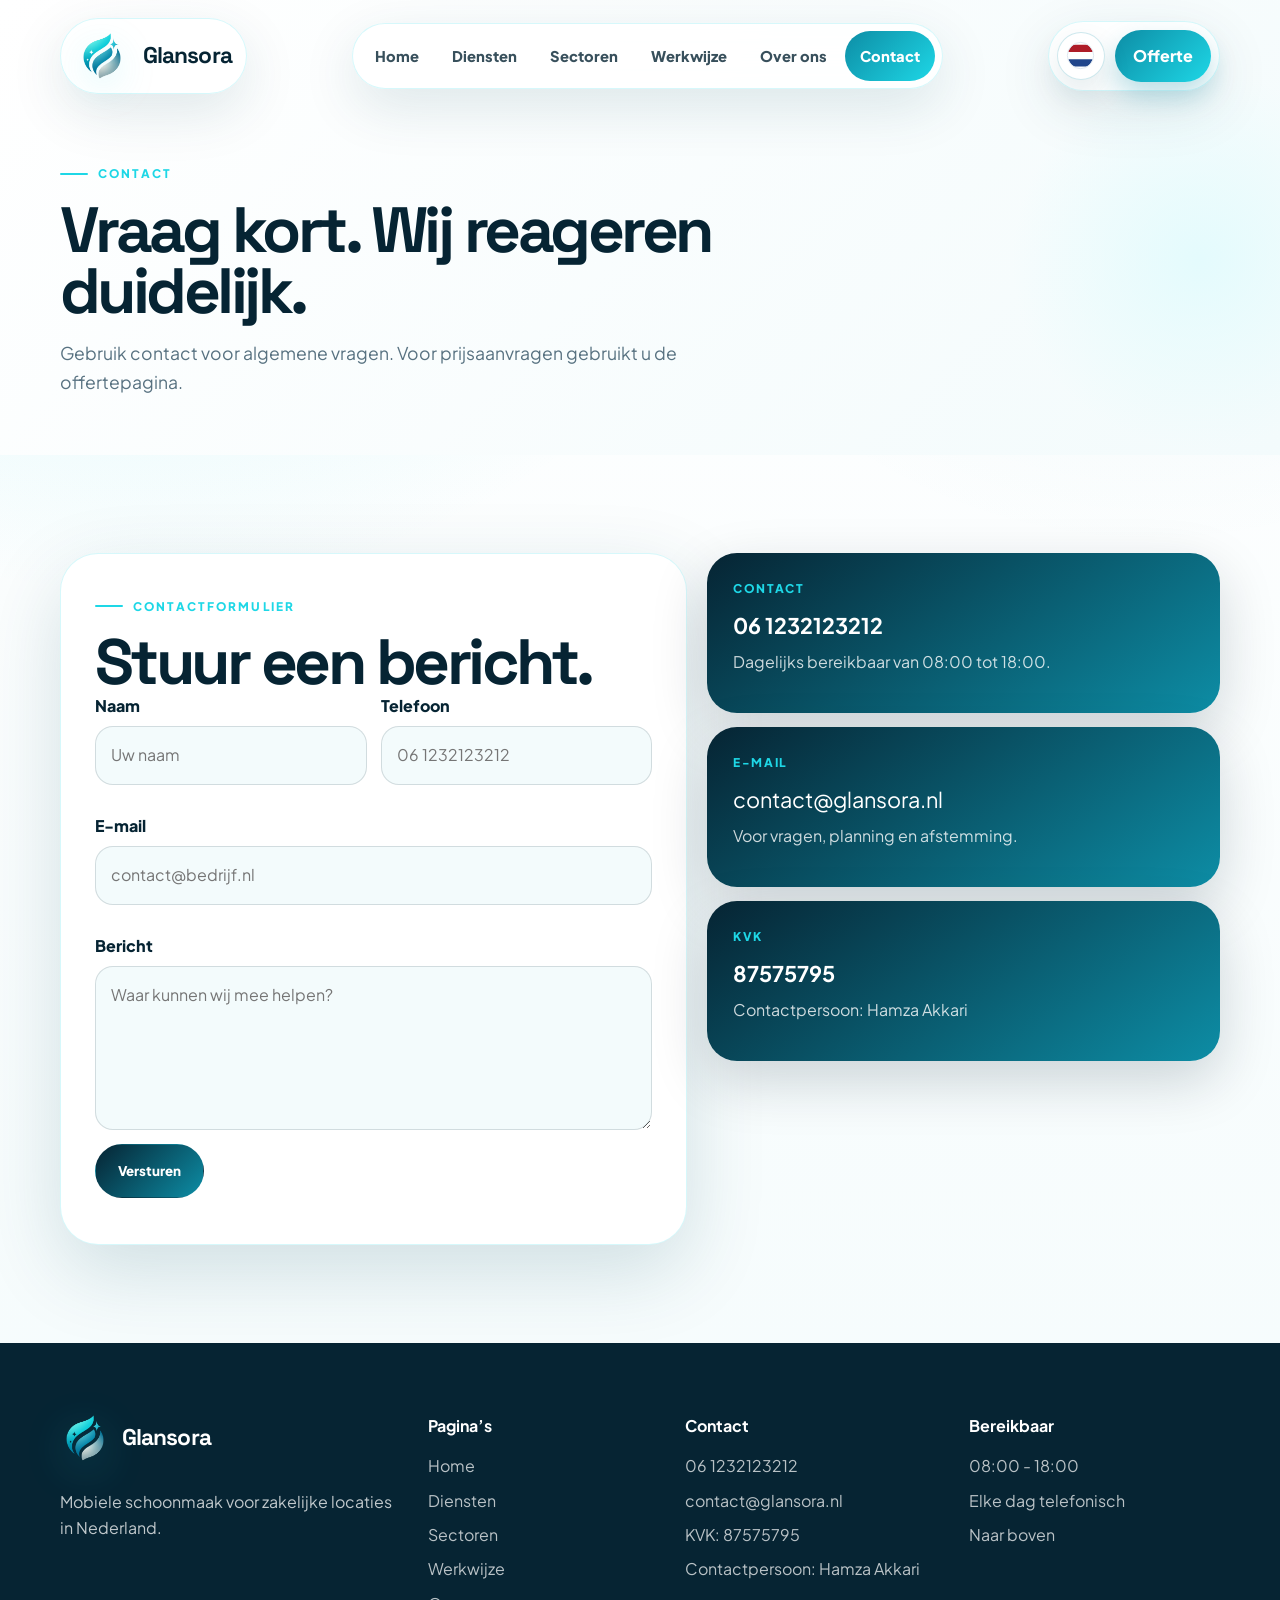
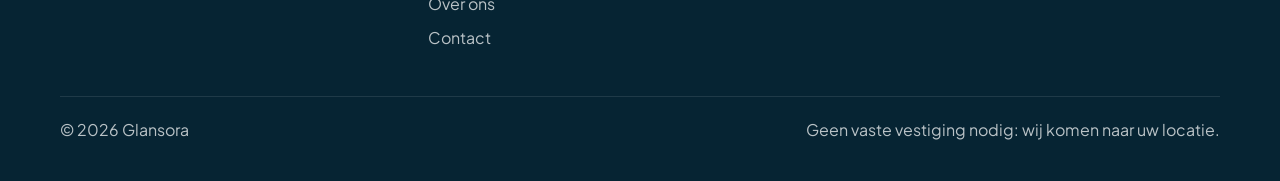
<file: contact.html>
<!doctype html>
<html lang="nl">
<head>
  <meta charset="UTF-8">
  <meta name="viewport" content="width=device-width, initial-scale=1.0">
  <title>Contact | Glansora</title>
  <meta name="description" content="Neem contact op met Glansora voor zakelijke schoonmaak in Nederland.">
  <link rel="icon" href="favicon.png" type="image/png">
  <link rel="preconnect" href="https://fonts.googleapis.com">
  <link rel="preconnect" href="https://fonts.gstatic.com" crossorigin>
  <link href="https://fonts.googleapis.com/css2?family=Plus+Jakarta+Sans:wght@400;500;700;800;900&family=Space+Grotesk:wght@600;700;800&display=swap" rel="stylesheet">
  <link rel="stylesheet" href="style.css">
</head>
<body id="top">
<a class="skip" href="#main" data-nl="Naar inhoud" data-en="Skip to content" data-ar="تخطي إلى المحتوى">Naar inhoud</a>
<header class="site-header">
  <div class="container nav-shell">
    <a class="brand-card" href="index.html" aria-label="Glansora home">
      <span class="brand-mark" aria-hidden="true"><img src="glansora-logo.png" alt=""></span><span class="brand-name">Glansora</span>
    </a>
    <nav class="nav-card" id="navCard" aria-label="Hoofdnavigatie">
      <ul class="nav-links">
        <li><a class="" href="index.html" data-nl="Home" data-en="Home" data-ar="الرئيسية">Home</a></li>
<li><a class="" href="diensten.html" data-nl="Diensten" data-en="Services" data-ar="الخدمات">Diensten</a></li>
<li><a class="" href="sectoren.html" data-nl="Sectoren" data-en="Sectors" data-ar="القطاعات">Sectoren</a></li>
<li><a class="" href="werkwijze.html" data-nl="Werkwijze" data-en="Process" data-ar="طريقة العمل">Werkwijze</a></li>
<li><a class="" href="over-ons.html" data-nl="Over ons" data-en="About" data-ar="من نحن">Over ons</a></li>
<li><a class="active" href="contact.html" data-nl="Contact" data-en="Contact" data-ar="تواصل">Contact</a></li>

      </ul>
    </nav>
    <div class="quote-card">
      <div class="language">
        <button class="language-toggle" id="languageToggle" aria-label="Taal kiezen"><img id="languageFlag" src="nlflag.svg" alt="Nederlands"></button>
        <div class="language-menu" id="languageMenu">
          <button class="language-option" data-lang="nl"><img src="nlflag.svg" alt="Nederlands">Nederlands</button>
          <button class="language-option" data-lang="en"><img src="uk.svg" alt="English">English</button>
          <button class="language-option" data-lang="ar"><img src="arflag.svg" alt="العربية">العربية</button>
        </div>
      </div>
      <a class="quote-link" href="offerte.html" data-nl="Offerte" data-en="Quote" data-ar="عرض سعر">Offerte</a>
      <button class="menu-toggle" id="menuToggle" aria-label="Menu"><span></span><span></span><span></span></button>
    </div>
  </div>
</header>
<main id="main">
<section class="page-hero"><div class="container reveal"><p class="eyebrow" data-nl="Contact" data-en="Contact" data-ar="تواصل">Contact</p><h1 class="page-title" data-nl="Vraag kort. Wij reageren duidelijk." data-en="Ask briefly. We respond clearly." data-ar="اسأل باختصار. نرد بوضوح.">Vraag kort. Wij reageren duidelijk.</h1><p class="page-lead" data-nl="Gebruik contact voor algemene vragen. Voor prijsaanvragen gebruikt u de offertepagina." data-en="Use contact for general questions. For pricing, use the quote page." data-ar="استخدم صفحة التواصل للأسئلة العامة. لطلب السعر استخدم صفحة العرض.">Gebruik contact voor algemene vragen. Voor prijsaanvragen gebruikt u de offertepagina.</p></div></section>
<section class="section"><div class="container contact-layout"><div class="form-panel reveal"><p class="eyebrow" data-nl="Contactformulier" data-en="Contact form" data-ar="نموذج التواصل">Contactformulier</p><h2 class="big-title" data-nl="Stuur een bericht." data-en="Send a message." data-ar="أرسل رسالة.">Stuur een bericht.</h2><form data-web3forms action="https://api.web3forms.com/submit" method="POST"><input type="hidden" name="access_key" value="YOUR_CONTACT_WEB3FORMS_KEY"><input type="hidden" name="subject" value="Nieuw contactbericht via Glansora"><input type="checkbox" name="botcheck" style="display:none"><div class="form-grid"><div class="field"><label data-nl="Naam" data-en="Name" data-ar="الاسم">Naam</label><input name="Naam" required data-nl-placeholder="Uw naam" data-en-placeholder="Your name" data-ar-placeholder="اسمك" placeholder="Uw naam"></div><div class="field"><label data-nl="Telefoon" data-en="Phone" data-ar="الهاتف">Telefoon</label><input name="Telefoonnummer" type="tel" required placeholder="06 1232123212"></div><div class="field full"><label data-nl="E-mail" data-en="Email" data-ar="البريد الإلكتروني">E-mail</label><input name="email" type="email" required placeholder="contact@bedrijf.nl"></div><div class="field full"><label data-nl="Bericht" data-en="Message" data-ar="الرسالة">Bericht</label><textarea name="Bericht" rows="5" required data-nl-placeholder="Waar kunnen wij mee helpen?" data-en-placeholder="How can we help?" data-ar-placeholder="كيف يمكننا مساعدتك؟" placeholder="Waar kunnen wij mee helpen?"></textarea></div></div><button class="btn btn-dark" type="submit" data-nl="Versturen" data-en="Send" data-ar="إرسال">Versturen</button><p class="form-message" aria-live="polite"></p></form></div><aside class="info-stack reveal"><div class="info-box"><span>Contact</span><strong>06 1232123212</strong><p data-nl="Dagelijks bereikbaar van 08:00 tot 18:00." data-en="Available daily from 08:00 to 18:00." data-ar="متاح يومياً من 08:00 إلى 18:00.">Dagelijks bereikbaar van 08:00 tot 18:00.</p></div><div class="info-box"><span>E-mail</span><a href="mailto:contact@glansora.nl">contact@glansora.nl</a><p data-nl="Voor vragen, planning en afstemming." data-en="For questions, planning and alignment." data-ar="للأسئلة والتخطيط والتنسيق.">Voor vragen, planning en afstemming.</p></div><div class="info-box"><span>KvK</span><strong>87575795</strong><p data-nl="Contactpersoon: Hamza Akkari" data-en="Contact person: Hamza Akkari" data-ar="مسؤول التواصل: Hamza Akkari">Contactpersoon: Hamza Akkari</p></div></aside></div></section>
</main>
<footer class="footer">
  <div class="container">
    <div class="footer-grid">
      <div>
        <a class="brand-card" href="index.html"><span class="brand-mark" aria-hidden="true"><img src="glansora-logo.png" alt=""></span><span class="brand-name">Glansora</span></a>
        <p data-nl="Mobiele schoonmaak voor zakelijke locaties in Nederland." data-en="Mobile cleaning for business locations in the Netherlands." data-ar="تنظيف متنقل للمواقع التجارية في هولندا.">Mobiele schoonmaak voor zakelijke locaties in Nederland.</p>
      </div>
      <div>
        <h4 data-nl="Pagina’s" data-en="Pages" data-ar="الصفحات">Pagina’s</h4>
        <a href="index.html" data-nl="Home" data-en="Home" data-ar="الرئيسية">Home</a>
<a href="diensten.html" data-nl="Diensten" data-en="Services" data-ar="الخدمات">Diensten</a>
<a href="sectoren.html" data-nl="Sectoren" data-en="Sectors" data-ar="القطاعات">Sectoren</a>
<a href="werkwijze.html" data-nl="Werkwijze" data-en="Process" data-ar="طريقة العمل">Werkwijze</a>
<a href="over-ons.html" data-nl="Over ons" data-en="About" data-ar="من نحن">Over ons</a>
<a href="contact.html" data-nl="Contact" data-en="Contact" data-ar="تواصل">Contact</a>

      </div>
      <div>
        <h4 data-nl="Contact" data-en="Contact" data-ar="تواصل">Contact</h4>
        <span>06 1232123212</span>
        <span>contact@glansora.nl</span>
        <span>KVK: 87575795</span>
        <span data-nl="Contactpersoon: Hamza Akkari" data-en="Contact person: Hamza Akkari" data-ar="مسؤول التواصل: Hamza Akkari">Contactpersoon: Hamza Akkari</span>
      </div>
      <div>
        <h4 data-nl="Bereikbaar" data-en="Available" data-ar="متاح">Bereikbaar</h4>
        <span>08:00 - 18:00</span>
        <span data-nl="Elke dag telefonisch" data-en="By phone every day" data-ar="هاتفياً كل يوم">Elke dag telefonisch</span>
        <a href="#top" data-nl="Naar boven" data-en="Back to top" data-ar="إلى الأعلى">Naar boven</a>
      </div>
    </div>
    <div class="footer-bottom"><span>© 2026 Glansora</span><span data-nl="Geen vaste vestiging nodig: wij komen naar uw locatie." data-en="No fixed branch needed: we come to your location." data-ar="لا حاجة لمقر ثابت: نأتي إلى موقعك.">Geen vaste vestiging nodig: wij komen naar uw locatie.</span></div>
  </div>
</footer>
<script src="main.js"></script>
</body>
</html>
</file>
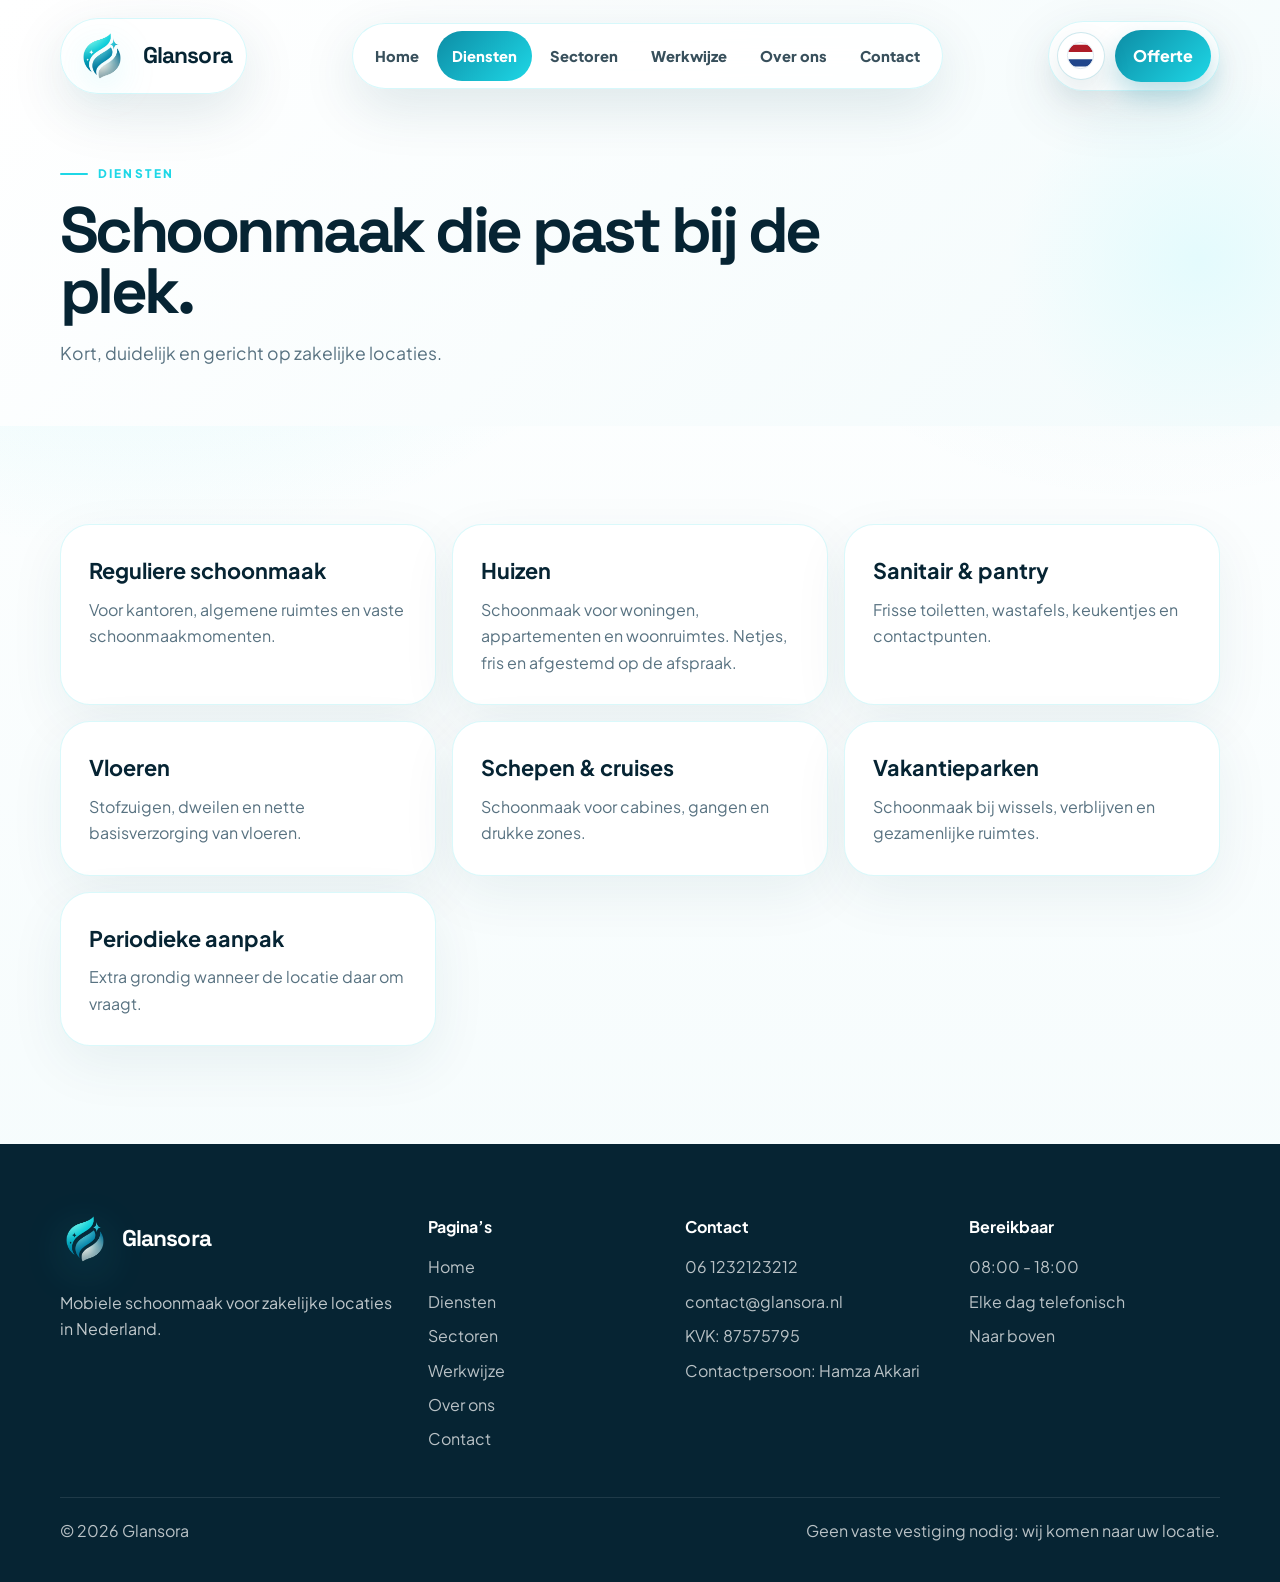
<file: diensten.html>
<!doctype html>
<html lang="nl">
<head>
  <meta charset="UTF-8">
  <meta name="viewport" content="width=device-width, initial-scale=1.0">
  <title>Diensten | Glansora</title>
  <meta name="description" content="Bekijk de schoonmaakdiensten van Glansora voor zakelijke locaties.">
  <link rel="icon" href="favicon.png" type="image/png">
  <link rel="preconnect" href="https://fonts.googleapis.com">
  <link rel="preconnect" href="https://fonts.gstatic.com" crossorigin>
  <link href="https://fonts.googleapis.com/css2?family=Plus+Jakarta+Sans:wght@400;500;700;800;900&family=Space+Grotesk:wght@600;700;800&display=swap" rel="stylesheet">
  <link rel="stylesheet" href="style.css">
</head>
<body id="top">
<a class="skip" href="#main" data-nl="Naar inhoud" data-en="Skip to content" data-ar="تخطي إلى المحتوى">Naar inhoud</a>
<header class="site-header">
  <div class="container nav-shell">
    <a class="brand-card" href="index.html" aria-label="Glansora home">
      <span class="brand-mark" aria-hidden="true"><img src="glansora-logo.png" alt=""></span><span class="brand-name">Glansora</span>
    </a>
    <nav class="nav-card" id="navCard" aria-label="Hoofdnavigatie">
      <ul class="nav-links">
        <li><a class="" href="index.html" data-nl="Home" data-en="Home" data-ar="الرئيسية">Home</a></li>
<li><a class="active" href="diensten.html" data-nl="Diensten" data-en="Services" data-ar="الخدمات">Diensten</a></li>
<li><a class="" href="sectoren.html" data-nl="Sectoren" data-en="Sectors" data-ar="القطاعات">Sectoren</a></li>
<li><a class="" href="werkwijze.html" data-nl="Werkwijze" data-en="Process" data-ar="طريقة العمل">Werkwijze</a></li>
<li><a class="" href="over-ons.html" data-nl="Over ons" data-en="About" data-ar="من نحن">Over ons</a></li>
<li><a class="" href="contact.html" data-nl="Contact" data-en="Contact" data-ar="تواصل">Contact</a></li>

      </ul>
    </nav>
    <div class="quote-card">
      <div class="language">
        <button class="language-toggle" id="languageToggle" aria-label="Taal kiezen"><img id="languageFlag" src="nlflag.svg" alt="Nederlands"></button>
        <div class="language-menu" id="languageMenu">
          <button class="language-option" data-lang="nl"><img src="nlflag.svg" alt="Nederlands">Nederlands</button>
          <button class="language-option" data-lang="en"><img src="uk.svg" alt="English">English</button>
          <button class="language-option" data-lang="ar"><img src="arflag.svg" alt="العربية">العربية</button>
        </div>
      </div>
      <a class="quote-link" href="offerte.html" data-nl="Offerte" data-en="Quote" data-ar="عرض سعر">Offerte</a>
      <button class="menu-toggle" id="menuToggle" aria-label="Menu"><span></span><span></span><span></span></button>
    </div>
  </div>
</header>
<main id="main">
<section class="page-hero"><div class="container reveal"><p class="eyebrow" data-nl="Diensten" data-en="Services" data-ar="الخدمات">Diensten</p><h1 class="page-title" data-nl="Schoonmaak die past bij de plek." data-en="Cleaning that fits the place." data-ar="تنظيف يناسب المكان.">Schoonmaak die past bij de plek.</h1><p class="page-lead" data-nl="Kort, duidelijk en gericht op zakelijke locaties." data-en="Short, clear and focused on business locations." data-ar="مختصر وواضح ومخصص للمواقع التجارية.">Kort, duidelijk en gericht op zakelijke locaties.</p></div></section>
<section class="section"><div class="container cards">
<article class="card reveal"><h3 data-nl="Reguliere schoonmaak" data-en="Regular cleaning" data-ar="تنظيف دوري">Reguliere schoonmaak</h3><p data-nl="Voor kantoren, algemene ruimtes en vaste schoonmaakmomenten." data-en="For offices, shared areas and fixed cleaning moments." data-ar="للمكاتب والمساحات المشتركة ومواعيد التنظيف الثابتة.">Voor kantoren, algemene ruimtes en vaste schoonmaakmomenten.</p></article>
<article class="card reveal"><h3 data-nl="Huizen" data-en="Homes" data-ar="المنازل">Huizen</h3><p data-nl="Schoonmaak voor woningen, appartementen en woonruimtes. Netjes, fris en afgestemd op de afspraak." data-en="Cleaning for houses, apartments and living spaces. Neat, fresh and planned clearly." data-ar="تنظيف المنازل والشقق ومساحات السكن. مرتب ومنعش حسب الاتفاق.">Schoonmaak voor woningen, appartementen en woonruimtes. Netjes, fris en afgestemd op de afspraak.</p></article>
<article class="card reveal"><h3 data-nl="Sanitair & pantry" data-en="Sanitary & pantry" data-ar="المرافق والمطابخ الصغيرة">Sanitair & pantry</h3><p data-nl="Frisse toiletten, wastafels, keukentjes en contactpunten." data-en="Fresh toilets, sinks, small kitchens and touchpoints." data-ar="دورات مياه ومغاسل ومطابخ صغيرة ونقاط لمس نظيفة.">Frisse toiletten, wastafels, keukentjes en contactpunten.</p></article>
<article class="card reveal"><h3 data-nl="Vloeren" data-en="Floors" data-ar="الأرضيات">Vloeren</h3><p data-nl="Stofzuigen, dweilen en nette basisverzorging van vloeren." data-en="Vacuuming, mopping and basic floor care." data-ar="كنس ومسح وعناية أساسية بالأرضيات.">Stofzuigen, dweilen en nette basisverzorging van vloeren.</p></article>
<article class="card reveal"><h3 data-nl="Schepen & cruises" data-en="Ships & cruises" data-ar="السفن والرحلات البحرية">Schepen & cruises</h3><p data-nl="Schoonmaak voor cabines, gangen en drukke zones." data-en="Cleaning for cabins, corridors and busy zones." data-ar="تنظيف الكبائن والممرات والمناطق المزدحمة.">Schoonmaak voor cabines, gangen en drukke zones.</p></article>
<article class="card reveal"><h3 data-nl="Vakantieparken" data-en="Holiday parks" data-ar="منتجعات العطلات">Vakantieparken</h3><p data-nl="Schoonmaak bij wissels, verblijven en gezamenlijke ruimtes." data-en="Cleaning for changeovers, stays and shared spaces." data-ar="تنظيف أثناء التبديل والوحدات والمساحات المشتركة.">Schoonmaak bij wissels, verblijven en gezamenlijke ruimtes.</p></article>
<article class="card reveal"><h3 data-nl="Periodieke aanpak" data-en="Periodic cleaning" data-ar="تنظيف دوري موسع">Periodieke aanpak</h3><p data-nl="Extra grondig wanneer de locatie daar om vraagt." data-en="Extra thorough when the location needs it." data-ar="تنظيف أعمق عندما يحتاج الموقع لذلك.">Extra grondig wanneer de locatie daar om vraagt.</p></article>
</div></section>
</main>
<footer class="footer">
  <div class="container">
    <div class="footer-grid">
      <div>
        <a class="brand-card" href="index.html"><span class="brand-mark" aria-hidden="true"><img src="glansora-logo.png" alt=""></span><span class="brand-name">Glansora</span></a>
        <p data-nl="Mobiele schoonmaak voor zakelijke locaties in Nederland." data-en="Mobile cleaning for business locations in the Netherlands." data-ar="تنظيف متنقل للمواقع التجارية في هولندا.">Mobiele schoonmaak voor zakelijke locaties in Nederland.</p>
      </div>
      <div>
        <h4 data-nl="Pagina’s" data-en="Pages" data-ar="الصفحات">Pagina’s</h4>
        <a href="index.html" data-nl="Home" data-en="Home" data-ar="الرئيسية">Home</a>
<a href="diensten.html" data-nl="Diensten" data-en="Services" data-ar="الخدمات">Diensten</a>
<a href="sectoren.html" data-nl="Sectoren" data-en="Sectors" data-ar="القطاعات">Sectoren</a>
<a href="werkwijze.html" data-nl="Werkwijze" data-en="Process" data-ar="طريقة العمل">Werkwijze</a>
<a href="over-ons.html" data-nl="Over ons" data-en="About" data-ar="من نحن">Over ons</a>
<a href="contact.html" data-nl="Contact" data-en="Contact" data-ar="تواصل">Contact</a>

      </div>
      <div>
        <h4 data-nl="Contact" data-en="Contact" data-ar="تواصل">Contact</h4>
        <span>06 1232123212</span>
        <span>contact@glansora.nl</span>
        <span>KVK: 87575795</span>
        <span data-nl="Contactpersoon: Hamza Akkari" data-en="Contact person: Hamza Akkari" data-ar="مسؤول التواصل: Hamza Akkari">Contactpersoon: Hamza Akkari</span>
      </div>
      <div>
        <h4 data-nl="Bereikbaar" data-en="Available" data-ar="متاح">Bereikbaar</h4>
        <span>08:00 - 18:00</span>
        <span data-nl="Elke dag telefonisch" data-en="By phone every day" data-ar="هاتفياً كل يوم">Elke dag telefonisch</span>
        <a href="#top" data-nl="Naar boven" data-en="Back to top" data-ar="إلى الأعلى">Naar boven</a>
      </div>
    </div>
    <div class="footer-bottom"><span>© 2026 Glansora</span><span data-nl="Geen vaste vestiging nodig: wij komen naar uw locatie." data-en="No fixed branch needed: we come to your location." data-ar="لا حاجة لمقر ثابت: نأتي إلى موقعك.">Geen vaste vestiging nodig: wij komen naar uw locatie.</span></div>
  </div>
</footer>
<script src="main.js"></script>
</body>
</html>
</file>
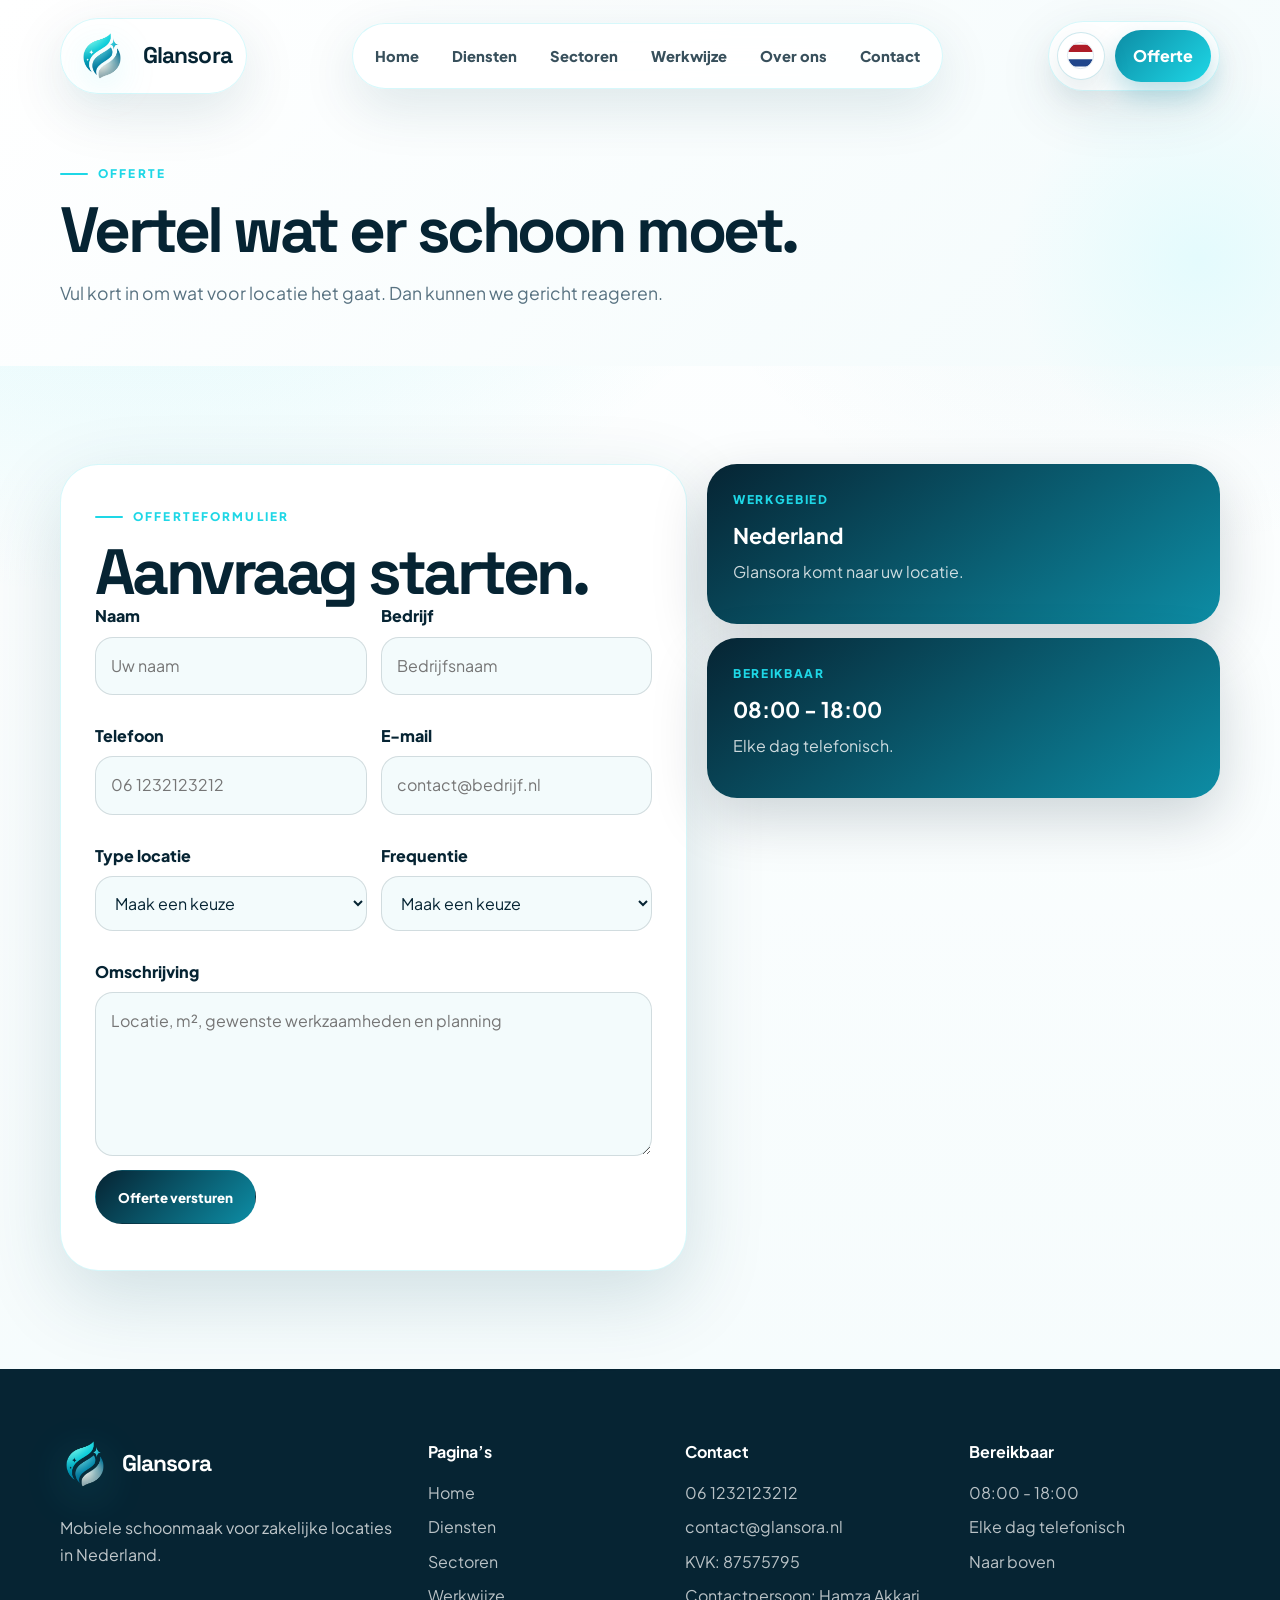
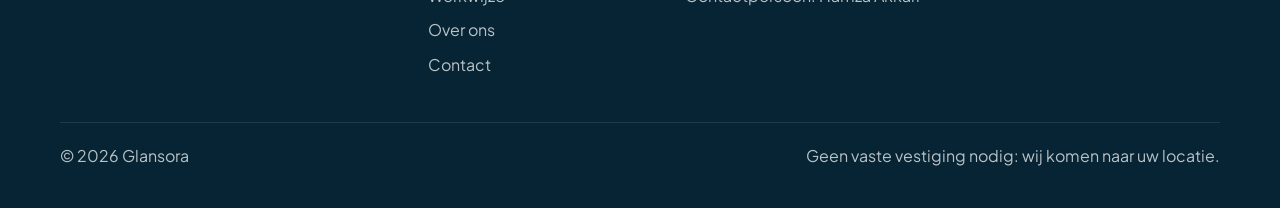
<file: offerte.html>
<!doctype html>
<html lang="nl">
<head>
  <meta charset="UTF-8">
  <meta name="viewport" content="width=device-width, initial-scale=1.0">
  <title>Offerte aanvragen | Glansora</title>
  <meta name="description" content="Vraag een offerte aan voor zakelijke schoonmaak op locatie.">
  <link rel="icon" href="favicon.png" type="image/png">
  <link rel="preconnect" href="https://fonts.googleapis.com">
  <link rel="preconnect" href="https://fonts.gstatic.com" crossorigin>
  <link href="https://fonts.googleapis.com/css2?family=Plus+Jakarta+Sans:wght@400;500;700;800;900&family=Space+Grotesk:wght@600;700;800&display=swap" rel="stylesheet">
  <link rel="stylesheet" href="style.css">
</head>
<body id="top">
<a class="skip" href="#main" data-nl="Naar inhoud" data-en="Skip to content" data-ar="تخطي إلى المحتوى">Naar inhoud</a>
<header class="site-header">
  <div class="container nav-shell">
    <a class="brand-card" href="index.html" aria-label="Glansora home">
      <span class="brand-mark" aria-hidden="true"><img src="glansora-logo.png" alt=""></span><span class="brand-name">Glansora</span>
    </a>
    <nav class="nav-card" id="navCard" aria-label="Hoofdnavigatie">
      <ul class="nav-links">
        <li><a class="" href="index.html" data-nl="Home" data-en="Home" data-ar="الرئيسية">Home</a></li>
<li><a class="" href="diensten.html" data-nl="Diensten" data-en="Services" data-ar="الخدمات">Diensten</a></li>
<li><a class="" href="sectoren.html" data-nl="Sectoren" data-en="Sectors" data-ar="القطاعات">Sectoren</a></li>
<li><a class="" href="werkwijze.html" data-nl="Werkwijze" data-en="Process" data-ar="طريقة العمل">Werkwijze</a></li>
<li><a class="" href="over-ons.html" data-nl="Over ons" data-en="About" data-ar="من نحن">Over ons</a></li>
<li><a class="" href="contact.html" data-nl="Contact" data-en="Contact" data-ar="تواصل">Contact</a></li>

      </ul>
    </nav>
    <div class="quote-card">
      <div class="language">
        <button class="language-toggle" id="languageToggle" aria-label="Taal kiezen"><img id="languageFlag" src="nlflag.svg" alt="Nederlands"></button>
        <div class="language-menu" id="languageMenu">
          <button class="language-option" data-lang="nl"><img src="nlflag.svg" alt="Nederlands">Nederlands</button>
          <button class="language-option" data-lang="en"><img src="uk.svg" alt="English">English</button>
          <button class="language-option" data-lang="ar"><img src="arflag.svg" alt="العربية">العربية</button>
        </div>
      </div>
      <a class="quote-link" href="offerte.html" data-nl="Offerte" data-en="Quote" data-ar="عرض سعر">Offerte</a>
      <button class="menu-toggle" id="menuToggle" aria-label="Menu"><span></span><span></span><span></span></button>
    </div>
  </div>
</header>
<main id="main">
<section class="page-hero"><div class="container reveal"><p class="eyebrow" data-nl="Offerte" data-en="Quote" data-ar="عرض سعر">Offerte</p><h1 class="page-title" data-nl="Vertel wat er schoon moet." data-en="Tell us what needs cleaning." data-ar="أخبرنا بما يحتاج إلى تنظيف.">Vertel wat er schoon moet.</h1><p class="page-lead" data-nl="Vul kort in om wat voor locatie het gaat. Dan kunnen we gericht reageren." data-en="Briefly tell us what type of location it is. Then we can respond clearly." data-ar="أخبرنا باختصار بنوع الموقع حتى نرد بوضوح.">Vul kort in om wat voor locatie het gaat. Dan kunnen we gericht reageren.</p></div></section>
<section class="section"><div class="container contact-layout"><div class="form-panel reveal"><p class="eyebrow" data-nl="Offerteformulier" data-en="Quote form" data-ar="نموذج عرض سعر">Offerteformulier</p><h2 class="big-title" data-nl="Aanvraag starten." data-en="Start request." data-ar="ابدأ الطلب.">Aanvraag starten.</h2><form data-web3forms action="https://api.web3forms.com/submit" method="POST"><input type="hidden" name="access_key" value="YOUR_OFFERTE_WEB3FORMS_KEY"><input type="hidden" name="subject" value="Nieuwe offerteaanvraag via Glansora"><input type="checkbox" name="botcheck" style="display:none"><div class="form-grid"><div class="field"><label data-nl="Naam" data-en="Name" data-ar="الاسم">Naam</label><input name="Naam" required placeholder="Uw naam"></div><div class="field"><label data-nl="Bedrijf" data-en="Company" data-ar="الشركة">Bedrijf</label><input name="Bedrijf" placeholder="Bedrijfsnaam"></div><div class="field"><label data-nl="Telefoon" data-en="Phone" data-ar="الهاتف">Telefoon</label><input name="Telefoonnummer" type="tel" required placeholder="06 1232123212"></div><div class="field"><label data-nl="E-mail" data-en="Email" data-ar="البريد الإلكتروني">E-mail</label><input name="email" type="email" required placeholder="contact@bedrijf.nl"></div><div class="field"><label data-nl="Type locatie" data-en="Location type" data-ar="نوع الموقع">Type locatie</label><select name="Type locatie" required><option value="" data-nl="Maak een keuze" data-en="Choose" data-ar="اختر">Maak een keuze</option><option>Bedrijfspand</option><option>Kantoor</option><option>Vakantiepark</option><option>Schip / cruise</option><option>Horeca</option><option>Anders</option></select></div><div class="field"><label data-nl="Frequentie" data-en="Frequency" data-ar="التكرار">Frequentie</label><select name="Frequentie" required><option value="" data-nl="Maak een keuze" data-en="Choose" data-ar="اختر">Maak een keuze</option><option>Eenmalig</option><option>Wekelijks</option><option>Meerdere keren per week</option><option>Periodiek</option><option>Nog niet bekend</option></select></div><div class="field full"><label data-nl="Omschrijving" data-en="Description" data-ar="الوصف">Omschrijving</label><textarea name="Omschrijving" rows="5" required placeholder="Locatie, m², gewenste werkzaamheden en planning"></textarea></div></div><button class="btn btn-dark" type="submit" data-nl="Offerte versturen" data-en="Send quote request" data-ar="إرسال طلب العرض">Offerte versturen</button><p class="form-message" aria-live="polite"></p></form></div><aside class="info-stack reveal"><div class="info-box"><span data-nl="Werkgebied" data-en="Area" data-ar="منطقة العمل">Werkgebied</span><strong data-nl="Nederland" data-en="Netherlands" data-ar="هولندا">Nederland</strong><p data-nl="Glansora komt naar uw locatie." data-en="Glansora comes to your location." data-ar="تأتي Glansora إلى موقعك.">Glansora komt naar uw locatie.</p></div><div class="info-box"><span data-nl="Bereikbaar" data-en="Available" data-ar="متاح">Bereikbaar</span><strong>08:00 - 18:00</strong><p data-nl="Elke dag telefonisch." data-en="By phone every day." data-ar="هاتفياً كل يوم.">Elke dag telefonisch.</p></div></aside></div></section>
</main>
<footer class="footer">
  <div class="container">
    <div class="footer-grid">
      <div>
        <a class="brand-card" href="index.html"><span class="brand-mark" aria-hidden="true"><img src="glansora-logo.png" alt=""></span><span class="brand-name">Glansora</span></a>
        <p data-nl="Mobiele schoonmaak voor zakelijke locaties in Nederland." data-en="Mobile cleaning for business locations in the Netherlands." data-ar="تنظيف متنقل للمواقع التجارية في هولندا.">Mobiele schoonmaak voor zakelijke locaties in Nederland.</p>
      </div>
      <div>
        <h4 data-nl="Pagina’s" data-en="Pages" data-ar="الصفحات">Pagina’s</h4>
        <a href="index.html" data-nl="Home" data-en="Home" data-ar="الرئيسية">Home</a>
<a href="diensten.html" data-nl="Diensten" data-en="Services" data-ar="الخدمات">Diensten</a>
<a href="sectoren.html" data-nl="Sectoren" data-en="Sectors" data-ar="القطاعات">Sectoren</a>
<a href="werkwijze.html" data-nl="Werkwijze" data-en="Process" data-ar="طريقة العمل">Werkwijze</a>
<a href="over-ons.html" data-nl="Over ons" data-en="About" data-ar="من نحن">Over ons</a>
<a href="contact.html" data-nl="Contact" data-en="Contact" data-ar="تواصل">Contact</a>

      </div>
      <div>
        <h4 data-nl="Contact" data-en="Contact" data-ar="تواصل">Contact</h4>
        <span>06 1232123212</span>
        <span>contact@glansora.nl</span>
        <span>KVK: 87575795</span>
        <span data-nl="Contactpersoon: Hamza Akkari" data-en="Contact person: Hamza Akkari" data-ar="مسؤول التواصل: Hamza Akkari">Contactpersoon: Hamza Akkari</span>
      </div>
      <div>
        <h4 data-nl="Bereikbaar" data-en="Available" data-ar="متاح">Bereikbaar</h4>
        <span>08:00 - 18:00</span>
        <span data-nl="Elke dag telefonisch" data-en="By phone every day" data-ar="هاتفياً كل يوم">Elke dag telefonisch</span>
        <a href="#top" data-nl="Naar boven" data-en="Back to top" data-ar="إلى الأعلى">Naar boven</a>
      </div>
    </div>
    <div class="footer-bottom"><span>© 2026 Glansora</span><span data-nl="Geen vaste vestiging nodig: wij komen naar uw locatie." data-en="No fixed branch needed: we come to your location." data-ar="لا حاجة لمقر ثابت: نأتي إلى موقعك.">Geen vaste vestiging nodig: wij komen naar uw locatie.</span></div>
  </div>
</footer>
<script src="main.js"></script>
</body>
</html>
</file>
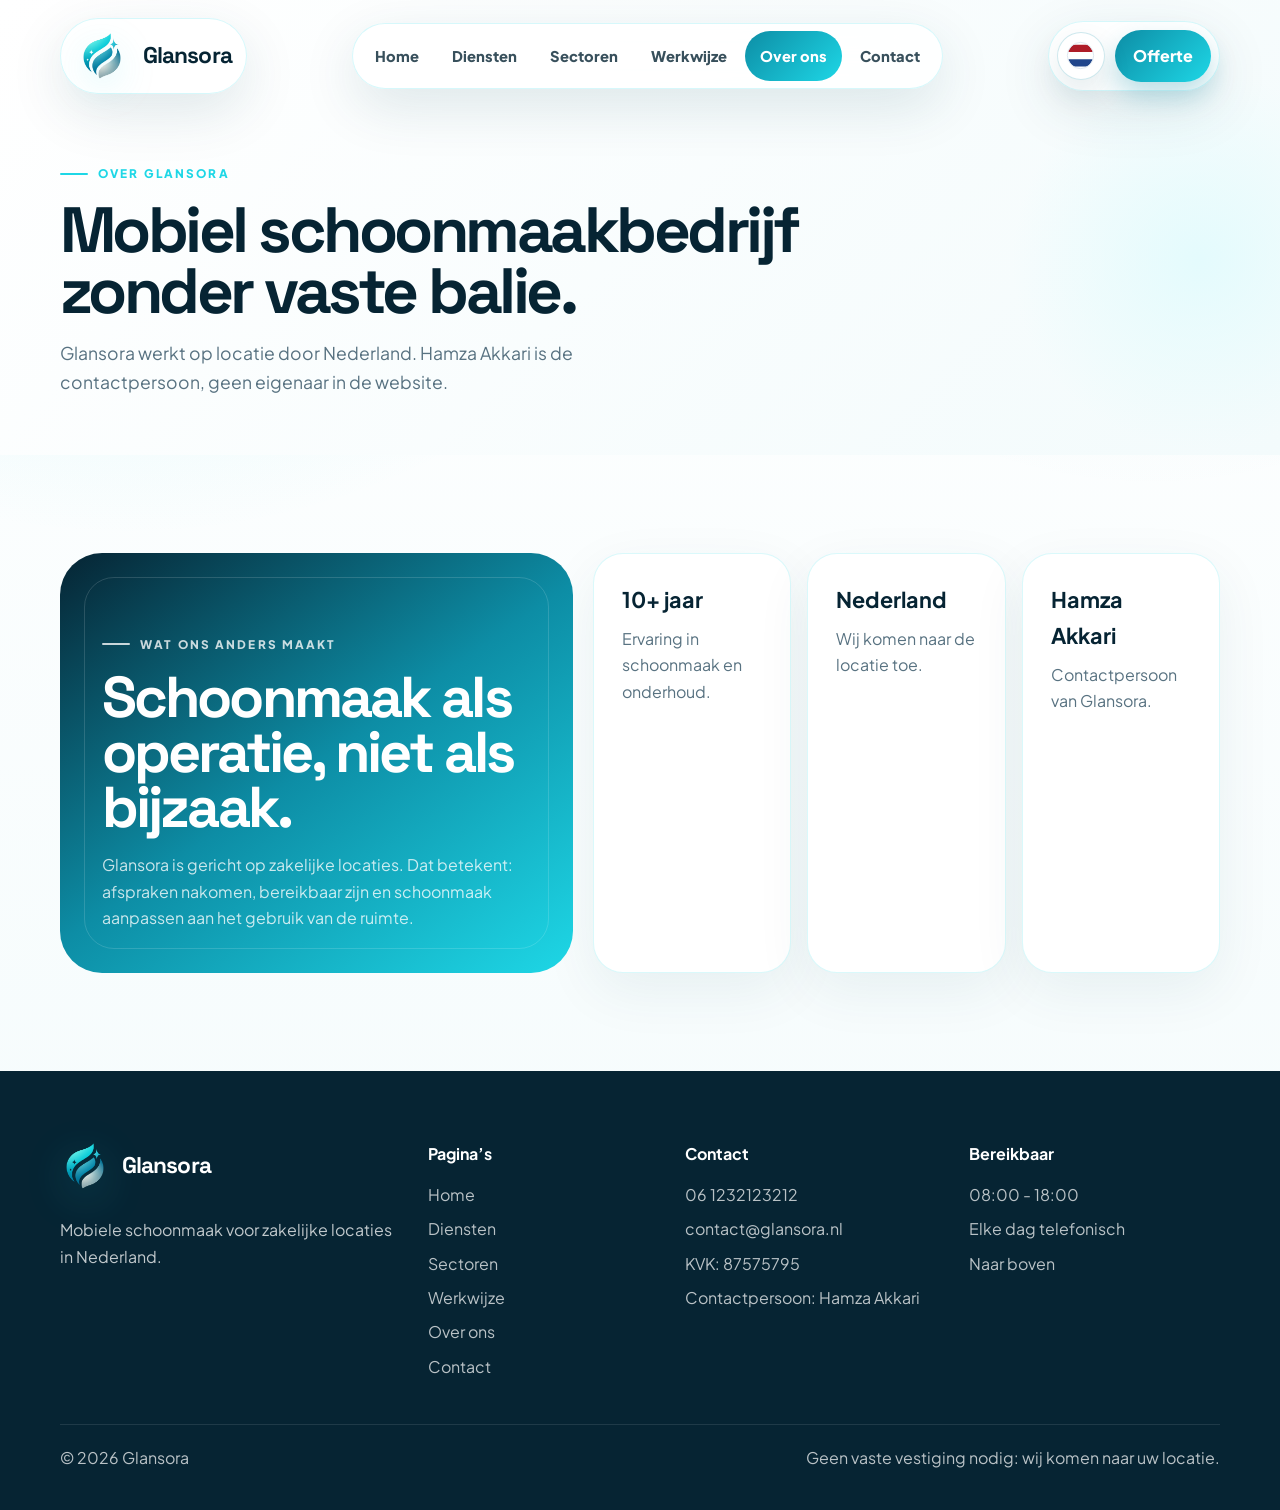
<file: over-ons.html>
<!doctype html>
<html lang="nl">
<head>
  <meta charset="UTF-8">
  <meta name="viewport" content="width=device-width, initial-scale=1.0">
  <title>Over ons | Glansora</title>
  <meta name="description" content="Meer over Glansora, mobiel schoonmaakbedrijf voor zakelijke locaties.">
  <link rel="icon" href="favicon.png" type="image/png">
  <link rel="preconnect" href="https://fonts.googleapis.com">
  <link rel="preconnect" href="https://fonts.gstatic.com" crossorigin>
  <link href="https://fonts.googleapis.com/css2?family=Plus+Jakarta+Sans:wght@400;500;700;800;900&family=Space+Grotesk:wght@600;700;800&display=swap" rel="stylesheet">
  <link rel="stylesheet" href="style.css">
</head>
<body id="top">
<a class="skip" href="#main" data-nl="Naar inhoud" data-en="Skip to content" data-ar="تخطي إلى المحتوى">Naar inhoud</a>
<header class="site-header">
  <div class="container nav-shell">
    <a class="brand-card" href="index.html" aria-label="Glansora home">
      <span class="brand-mark" aria-hidden="true"><img src="glansora-logo.png" alt=""></span><span class="brand-name">Glansora</span>
    </a>
    <nav class="nav-card" id="navCard" aria-label="Hoofdnavigatie">
      <ul class="nav-links">
        <li><a class="" href="index.html" data-nl="Home" data-en="Home" data-ar="الرئيسية">Home</a></li>
<li><a class="" href="diensten.html" data-nl="Diensten" data-en="Services" data-ar="الخدمات">Diensten</a></li>
<li><a class="" href="sectoren.html" data-nl="Sectoren" data-en="Sectors" data-ar="القطاعات">Sectoren</a></li>
<li><a class="" href="werkwijze.html" data-nl="Werkwijze" data-en="Process" data-ar="طريقة العمل">Werkwijze</a></li>
<li><a class="active" href="over-ons.html" data-nl="Over ons" data-en="About" data-ar="من نحن">Over ons</a></li>
<li><a class="" href="contact.html" data-nl="Contact" data-en="Contact" data-ar="تواصل">Contact</a></li>

      </ul>
    </nav>
    <div class="quote-card">
      <div class="language">
        <button class="language-toggle" id="languageToggle" aria-label="Taal kiezen"><img id="languageFlag" src="nlflag.svg" alt="Nederlands"></button>
        <div class="language-menu" id="languageMenu">
          <button class="language-option" data-lang="nl"><img src="nlflag.svg" alt="Nederlands">Nederlands</button>
          <button class="language-option" data-lang="en"><img src="uk.svg" alt="English">English</button>
          <button class="language-option" data-lang="ar"><img src="arflag.svg" alt="العربية">العربية</button>
        </div>
      </div>
      <a class="quote-link" href="offerte.html" data-nl="Offerte" data-en="Quote" data-ar="عرض سعر">Offerte</a>
      <button class="menu-toggle" id="menuToggle" aria-label="Menu"><span></span><span></span><span></span></button>
    </div>
  </div>
</header>
<main id="main">
<section class="page-hero"><div class="container reveal"><p class="eyebrow" data-nl="Over Glansora" data-en="About Glansora" data-ar="عن Glansora">Over Glansora</p><h1 class="page-title" data-nl="Mobiel schoonmaakbedrijf zonder vaste balie." data-en="Mobile cleaning company without a fixed desk." data-ar="شركة تنظيف متنقلة بدون مقر خدمة ثابت.">Mobiel schoonmaakbedrijf zonder vaste balie.</h1><p class="page-lead" data-nl="Glansora werkt op locatie door Nederland. Hamza Akkari is de contactpersoon, geen eigenaar in de website." data-en="Glansora works on location throughout the Netherlands. Hamza Akkari is the contact person, not listed as owner." data-ar="تعمل Glansora في المواقع داخل هولندا. Hamza Akkari هو مسؤول التواصل وليس مذكوراً كمالك.">Glansora werkt op locatie door Nederland. Hamza Akkari is de contactpersoon, geen eigenaar in de website.</p></div></section>
<section class="section"><div class="container split"><div class="dark-card reveal"><p class="eyebrow" data-nl="Wat ons anders maakt" data-en="What makes us different" data-ar="ما الذي يميزنا">Wat ons anders maakt</p><h2 data-nl="Schoonmaak als operatie, niet als bijzaak." data-en="Cleaning as an operation, not an afterthought." data-ar="التنظيف كعملية منظمة وليس أمراً جانبياً.">Schoonmaak als operatie, niet als bijzaak.</h2><p data-nl="Glansora is gericht op zakelijke locaties. Dat betekent: afspraken nakomen, bereikbaar zijn en schoonmaak aanpassen aan het gebruik van de ruimte." data-en="Glansora focuses on business locations. That means keeping agreements, being reachable and adapting cleaning to how the space is used." data-ar="تركز Glansora على المواقع التجارية: الالتزام بالمواعيد، سهولة التواصل، وتنظيف يناسب استخدام المكان.">Glansora is gericht op zakelijke locaties. Dat betekent: afspraken nakomen, bereikbaar zijn en schoonmaak aanpassen aan het gebruik van de ruimte.</p></div><div class="cards"><article class="card reveal"><h3>10+ jaar</h3><p data-nl="Ervaring in schoonmaak en onderhoud." data-en="Experience in cleaning and maintenance." data-ar="خبرة في التنظيف والصيانة.">Ervaring in schoonmaak en onderhoud.</p></article><article class="card reveal"><h3 data-nl="Nederland" data-en="Netherlands" data-ar="هولندا">Nederland</h3><p data-nl="Wij komen naar de locatie toe." data-en="We come to the location." data-ar="نأتي إلى الموقع.">Wij komen naar de locatie toe.</p></article><article class="card reveal"><h3 data-nl="Hamza Akkari" data-en="Hamza Akkari" data-ar="Hamza Akkari">Hamza Akkari</h3><p data-nl="Contactpersoon van Glansora." data-en="Contact person for Glansora." data-ar="مسؤول التواصل في Glansora.">Contactpersoon van Glansora.</p></article></div></div></section>
</main>
<footer class="footer">
  <div class="container">
    <div class="footer-grid">
      <div>
        <a class="brand-card" href="index.html"><span class="brand-mark" aria-hidden="true"><img src="glansora-logo.png" alt=""></span><span class="brand-name">Glansora</span></a>
        <p data-nl="Mobiele schoonmaak voor zakelijke locaties in Nederland." data-en="Mobile cleaning for business locations in the Netherlands." data-ar="تنظيف متنقل للمواقع التجارية في هولندا.">Mobiele schoonmaak voor zakelijke locaties in Nederland.</p>
      </div>
      <div>
        <h4 data-nl="Pagina’s" data-en="Pages" data-ar="الصفحات">Pagina’s</h4>
        <a href="index.html" data-nl="Home" data-en="Home" data-ar="الرئيسية">Home</a>
<a href="diensten.html" data-nl="Diensten" data-en="Services" data-ar="الخدمات">Diensten</a>
<a href="sectoren.html" data-nl="Sectoren" data-en="Sectors" data-ar="القطاعات">Sectoren</a>
<a href="werkwijze.html" data-nl="Werkwijze" data-en="Process" data-ar="طريقة العمل">Werkwijze</a>
<a href="over-ons.html" data-nl="Over ons" data-en="About" data-ar="من نحن">Over ons</a>
<a href="contact.html" data-nl="Contact" data-en="Contact" data-ar="تواصل">Contact</a>

      </div>
      <div>
        <h4 data-nl="Contact" data-en="Contact" data-ar="تواصل">Contact</h4>
        <span>06 1232123212</span>
        <span>contact@glansora.nl</span>
        <span>KVK: 87575795</span>
        <span data-nl="Contactpersoon: Hamza Akkari" data-en="Contact person: Hamza Akkari" data-ar="مسؤول التواصل: Hamza Akkari">Contactpersoon: Hamza Akkari</span>
      </div>
      <div>
        <h4 data-nl="Bereikbaar" data-en="Available" data-ar="متاح">Bereikbaar</h4>
        <span>08:00 - 18:00</span>
        <span data-nl="Elke dag telefonisch" data-en="By phone every day" data-ar="هاتفياً كل يوم">Elke dag telefonisch</span>
        <a href="#top" data-nl="Naar boven" data-en="Back to top" data-ar="إلى الأعلى">Naar boven</a>
      </div>
    </div>
    <div class="footer-bottom"><span>© 2026 Glansora</span><span data-nl="Geen vaste vestiging nodig: wij komen naar uw locatie." data-en="No fixed branch needed: we come to your location." data-ar="لا حاجة لمقر ثابت: نأتي إلى موقعك.">Geen vaste vestiging nodig: wij komen naar uw locatie.</span></div>
  </div>
</footer>
<script src="main.js"></script>
</body>
</html>
</file>
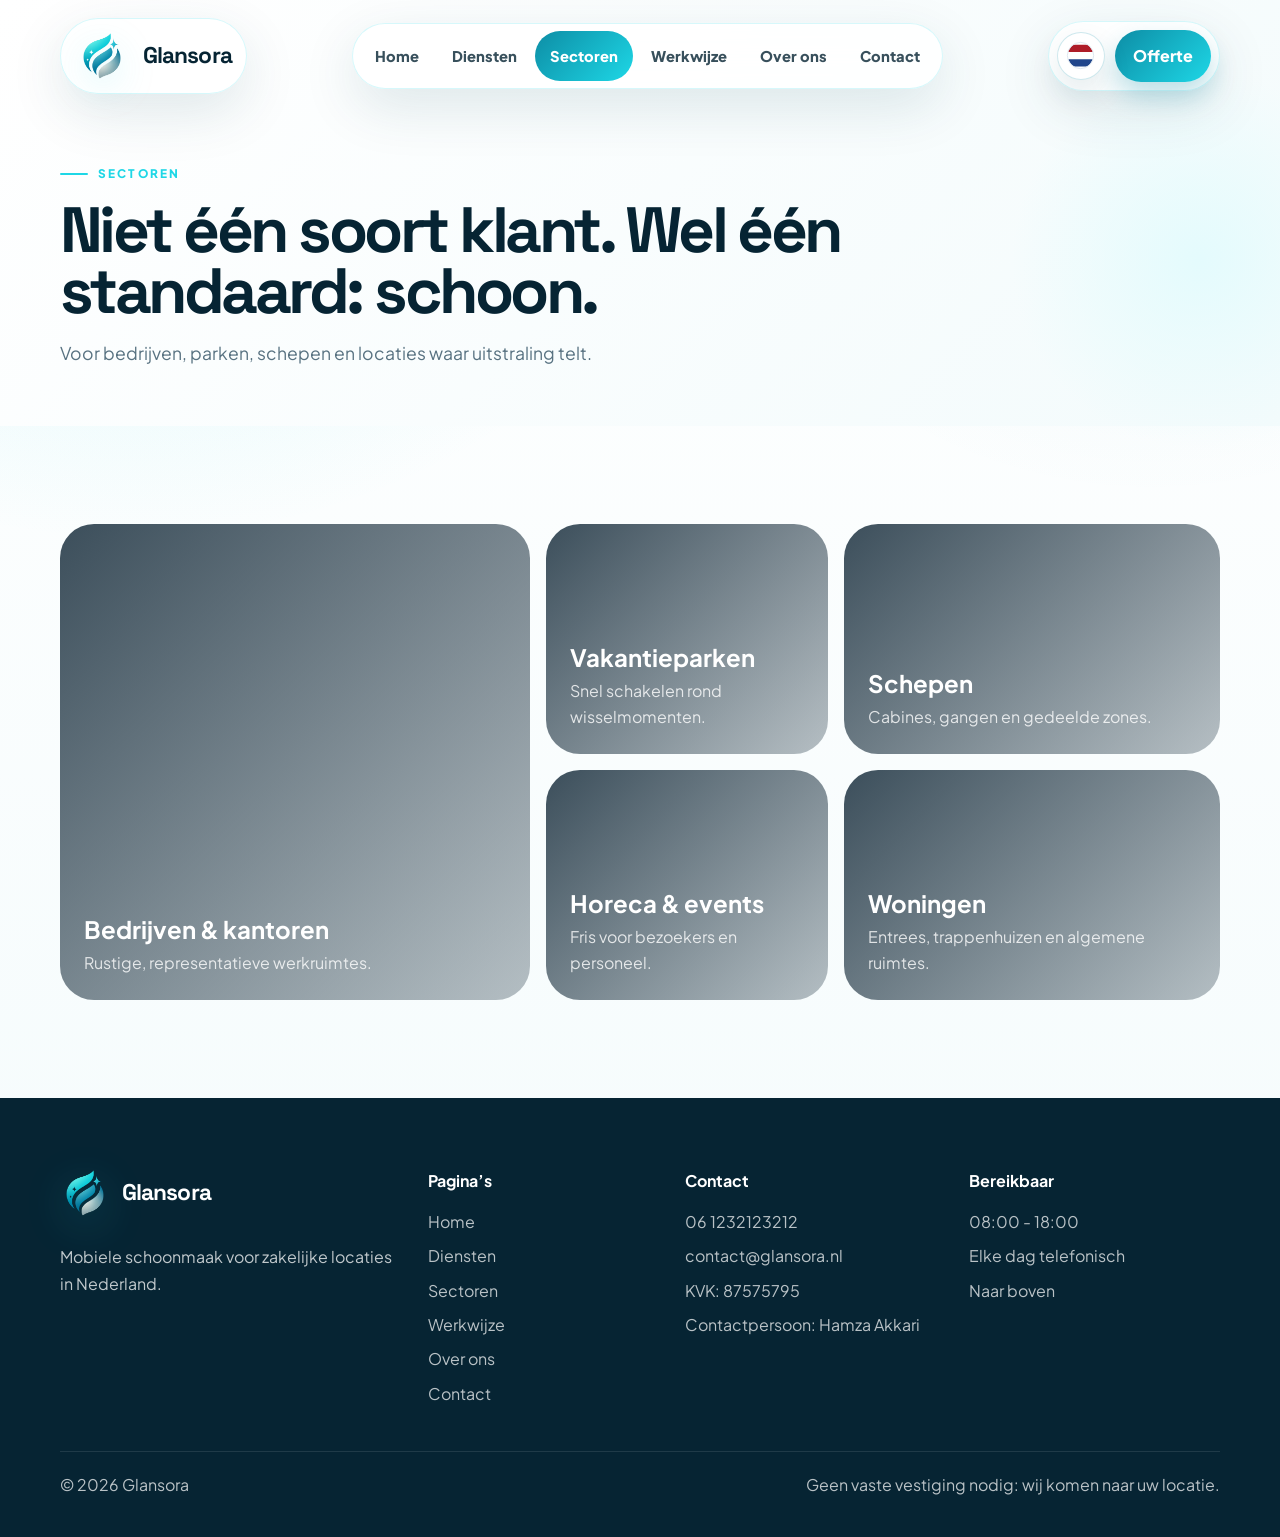
<file: sectoren.html>
<!doctype html>
<html lang="nl">
<head>
  <meta charset="UTF-8">
  <meta name="viewport" content="width=device-width, initial-scale=1.0">
  <title>Sectoren | Glansora</title>
  <meta name="description" content="Glansora werkt voor bedrijven, vakantieparken, schepen en zakelijke locaties.">
  <link rel="icon" href="favicon.png" type="image/png">
  <link rel="preconnect" href="https://fonts.googleapis.com">
  <link rel="preconnect" href="https://fonts.gstatic.com" crossorigin>
  <link href="https://fonts.googleapis.com/css2?family=Plus+Jakarta+Sans:wght@400;500;700;800;900&family=Space+Grotesk:wght@600;700;800&display=swap" rel="stylesheet">
  <link rel="stylesheet" href="style.css">
</head>
<body id="top">
<a class="skip" href="#main" data-nl="Naar inhoud" data-en="Skip to content" data-ar="تخطي إلى المحتوى">Naar inhoud</a>
<header class="site-header">
  <div class="container nav-shell">
    <a class="brand-card" href="index.html" aria-label="Glansora home">
      <span class="brand-mark" aria-hidden="true"><img src="glansora-logo.png" alt=""></span><span class="brand-name">Glansora</span>
    </a>
    <nav class="nav-card" id="navCard" aria-label="Hoofdnavigatie">
      <ul class="nav-links">
        <li><a class="" href="index.html" data-nl="Home" data-en="Home" data-ar="الرئيسية">Home</a></li>
<li><a class="" href="diensten.html" data-nl="Diensten" data-en="Services" data-ar="الخدمات">Diensten</a></li>
<li><a class="active" href="sectoren.html" data-nl="Sectoren" data-en="Sectors" data-ar="القطاعات">Sectoren</a></li>
<li><a class="" href="werkwijze.html" data-nl="Werkwijze" data-en="Process" data-ar="طريقة العمل">Werkwijze</a></li>
<li><a class="" href="over-ons.html" data-nl="Over ons" data-en="About" data-ar="من نحن">Over ons</a></li>
<li><a class="" href="contact.html" data-nl="Contact" data-en="Contact" data-ar="تواصل">Contact</a></li>

      </ul>
    </nav>
    <div class="quote-card">
      <div class="language">
        <button class="language-toggle" id="languageToggle" aria-label="Taal kiezen"><img id="languageFlag" src="nlflag.svg" alt="Nederlands"></button>
        <div class="language-menu" id="languageMenu">
          <button class="language-option" data-lang="nl"><img src="nlflag.svg" alt="Nederlands">Nederlands</button>
          <button class="language-option" data-lang="en"><img src="uk.svg" alt="English">English</button>
          <button class="language-option" data-lang="ar"><img src="arflag.svg" alt="العربية">العربية</button>
        </div>
      </div>
      <a class="quote-link" href="offerte.html" data-nl="Offerte" data-en="Quote" data-ar="عرض سعر">Offerte</a>
      <button class="menu-toggle" id="menuToggle" aria-label="Menu"><span></span><span></span><span></span></button>
    </div>
  </div>
</header>
<main id="main">
<section class="page-hero"><div class="container reveal"><p class="eyebrow" data-nl="Sectoren" data-en="Sectors" data-ar="القطاعات">Sectoren</p><h1 class="page-title" data-nl="Niet één soort klant. Wel één standaard: schoon." data-en="Not one type of client. One standard: clean." data-ar="ليس نوعاً واحداً من العملاء. معيار واحد: النظافة.">Niet één soort klant. Wel één standaard: schoon.</h1><p class="page-lead" data-nl="Voor bedrijven, parken, schepen en locaties waar uitstraling telt." data-en="For companies, parks, ships and places where presentation matters." data-ar="للشركات والمنتجعات والسفن والمواقع التي تهم فيها الصورة.">Voor bedrijven, parken, schepen en locaties waar uitstraling telt.</p></div></section>
<section class="section"><div class="container sector-grid">
<article class="sector-card large reveal" style="--img:url('https://images.unsplash.com/photo-1497366811353-6870744d04b2?auto=format&fit=crop&w=1200&q=80')"><h3 data-nl="Bedrijven & kantoren" data-en="Companies & offices" data-ar="الشركات والمكاتب">Bedrijven & kantoren</h3><p data-nl="Rustige, representatieve werkruimtes." data-en="Calm, presentable workspaces." data-ar="مساحات عمل مرتبة وممثلة بشكل جيد.">Rustige, representatieve werkruimtes.</p></article>
<article class="sector-card reveal" style="--img:url('https://images.unsplash.com/photo-1566073771259-6a8506099945?auto=format&fit=crop&w=1200&q=80')"><h3 data-nl="Vakantieparken" data-en="Holiday parks" data-ar="منتجعات العطلات">Vakantieparken</h3><p data-nl="Snel schakelen rond wisselmomenten." data-en="Fast action around changeovers." data-ar="تنفيذ سريع حول أوقات التبديل.">Snel schakelen rond wisselmomenten.</p></article>
<article class="sector-card reveal" style="--img:url('https://images.unsplash.com/photo-1548574505-5e239809ee19?auto=format&fit=crop&w=1200&q=80')"><h3 data-nl="Schepen" data-en="Ships" data-ar="السفن">Schepen</h3><p data-nl="Cabines, gangen en gedeelde zones." data-en="Cabins, corridors and shared zones." data-ar="الكبائن والممرات والمناطق المشتركة.">Cabines, gangen en gedeelde zones.</p></article>
<article class="sector-card reveal" style="--img:url('https://images.unsplash.com/photo-1559329007-40df8a9345d8?auto=format&fit=crop&w=1200&q=80')"><h3 data-nl="Horeca & events" data-en="Hospitality & events" data-ar="الضيافة والفعاليات">Horeca & events</h3><p data-nl="Fris voor bezoekers en personeel." data-en="Fresh for visitors and staff." data-ar="نظيف للزوار والموظفين.">Fris voor bezoekers en personeel.</p></article>
<article class="sector-card reveal" style="--img:url('https://images.unsplash.com/photo-1600585154340-be6161a56a0c?auto=format&fit=crop&w=1200&q=80')"><h3 data-nl="Woningen" data-en="Homes" data-ar="المنازل">Woningen</h3><p data-nl="Entrees, trappenhuizen en algemene ruimtes." data-en="Entrances, stairwells and shared areas." data-ar="المداخل والسلالم والمساحات المشتركة.">Entrees, trappenhuizen en algemene ruimtes.</p></article>
</div></section>
</main>
<footer class="footer">
  <div class="container">
    <div class="footer-grid">
      <div>
        <a class="brand-card" href="index.html"><span class="brand-mark" aria-hidden="true"><img src="glansora-logo.png" alt=""></span><span class="brand-name">Glansora</span></a>
        <p data-nl="Mobiele schoonmaak voor zakelijke locaties in Nederland." data-en="Mobile cleaning for business locations in the Netherlands." data-ar="تنظيف متنقل للمواقع التجارية في هولندا.">Mobiele schoonmaak voor zakelijke locaties in Nederland.</p>
      </div>
      <div>
        <h4 data-nl="Pagina’s" data-en="Pages" data-ar="الصفحات">Pagina’s</h4>
        <a href="index.html" data-nl="Home" data-en="Home" data-ar="الرئيسية">Home</a>
<a href="diensten.html" data-nl="Diensten" data-en="Services" data-ar="الخدمات">Diensten</a>
<a href="sectoren.html" data-nl="Sectoren" data-en="Sectors" data-ar="القطاعات">Sectoren</a>
<a href="werkwijze.html" data-nl="Werkwijze" data-en="Process" data-ar="طريقة العمل">Werkwijze</a>
<a href="over-ons.html" data-nl="Over ons" data-en="About" data-ar="من نحن">Over ons</a>
<a href="contact.html" data-nl="Contact" data-en="Contact" data-ar="تواصل">Contact</a>

      </div>
      <div>
        <h4 data-nl="Contact" data-en="Contact" data-ar="تواصل">Contact</h4>
        <span>06 1232123212</span>
        <span>contact@glansora.nl</span>
        <span>KVK: 87575795</span>
        <span data-nl="Contactpersoon: Hamza Akkari" data-en="Contact person: Hamza Akkari" data-ar="مسؤول التواصل: Hamza Akkari">Contactpersoon: Hamza Akkari</span>
      </div>
      <div>
        <h4 data-nl="Bereikbaar" data-en="Available" data-ar="متاح">Bereikbaar</h4>
        <span>08:00 - 18:00</span>
        <span data-nl="Elke dag telefonisch" data-en="By phone every day" data-ar="هاتفياً كل يوم">Elke dag telefonisch</span>
        <a href="#top" data-nl="Naar boven" data-en="Back to top" data-ar="إلى الأعلى">Naar boven</a>
      </div>
    </div>
    <div class="footer-bottom"><span>© 2026 Glansora</span><span data-nl="Geen vaste vestiging nodig: wij komen naar uw locatie." data-en="No fixed branch needed: we come to your location." data-ar="لا حاجة لمقر ثابت: نأتي إلى موقعك.">Geen vaste vestiging nodig: wij komen naar uw locatie.</span></div>
  </div>
</footer>
<script src="main.js"></script>
</body>
</html>
</file>
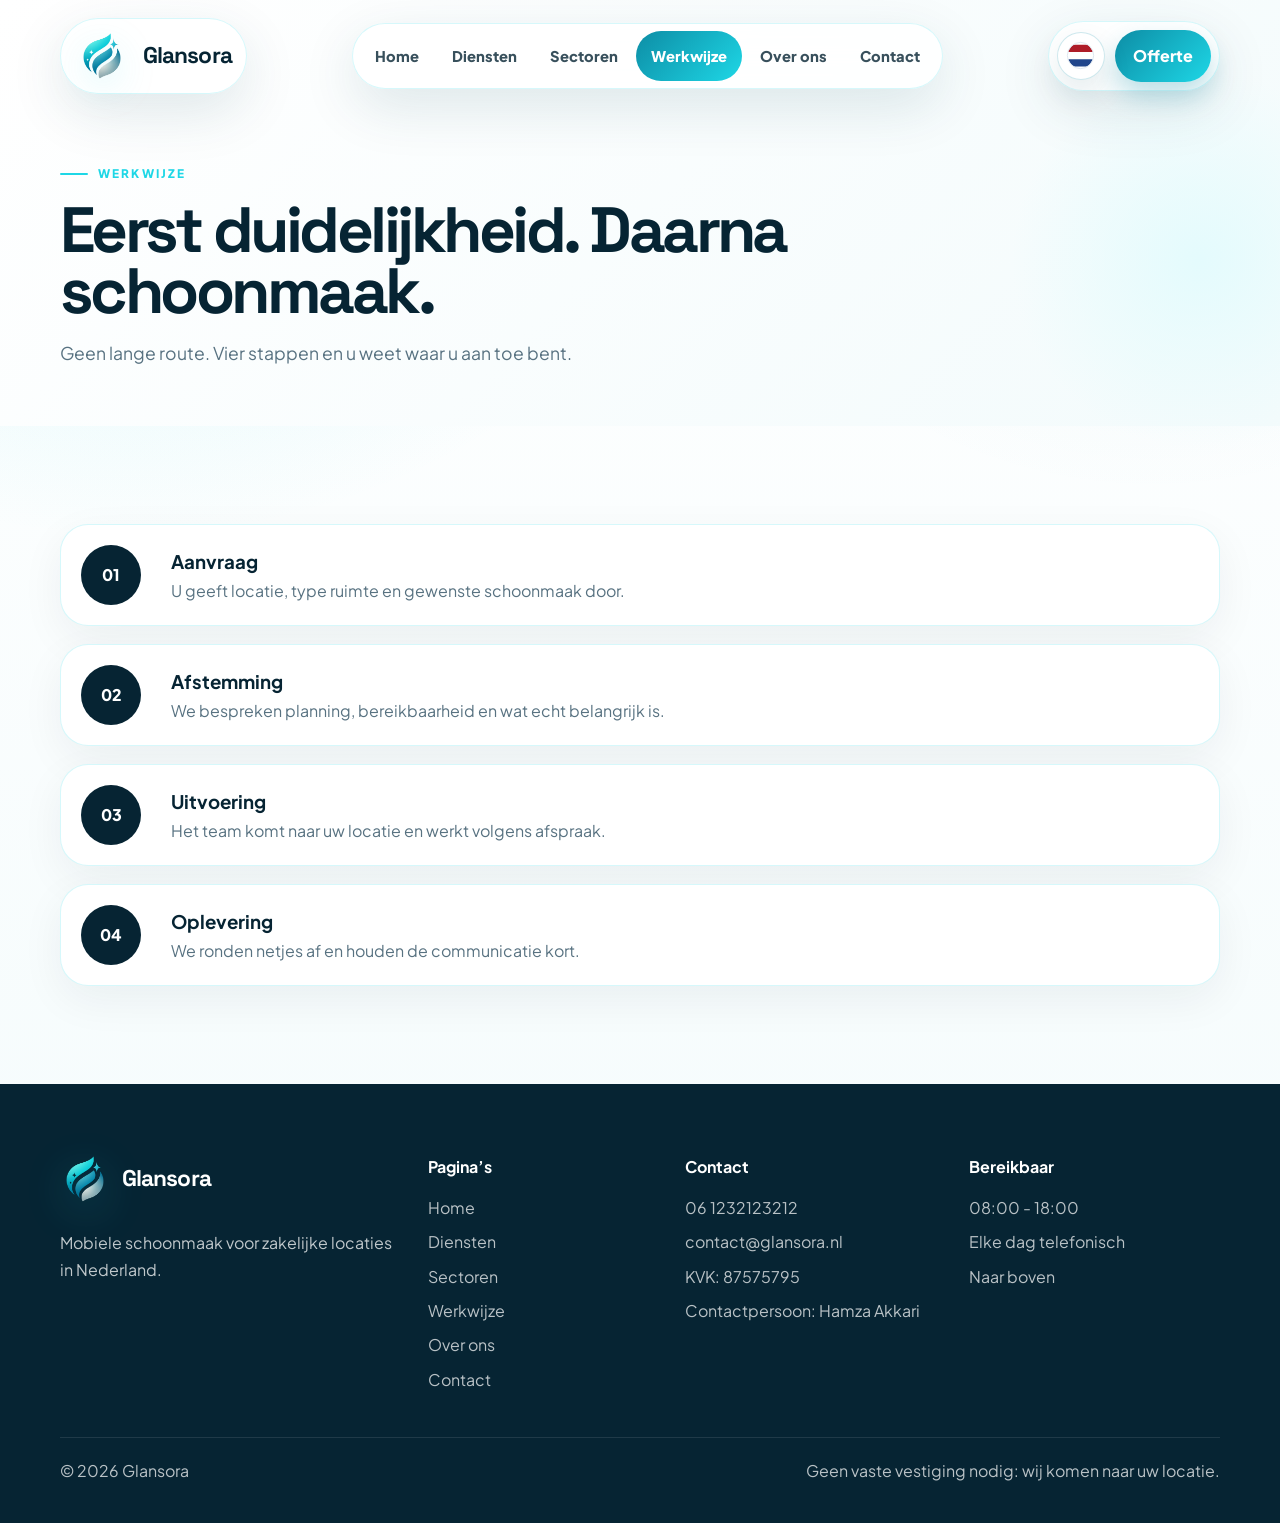
<file: werkwijze.html>
<!doctype html>
<html lang="nl">
<head>
  <meta charset="UTF-8">
  <meta name="viewport" content="width=device-width, initial-scale=1.0">
  <title>Werkwijze | Glansora</title>
  <meta name="description" content="De eenvoudige werkwijze van Glansora: aanvraag, afstemming, uitvoering en oplevering.">
  <link rel="icon" href="favicon.png" type="image/png">
  <link rel="preconnect" href="https://fonts.googleapis.com">
  <link rel="preconnect" href="https://fonts.gstatic.com" crossorigin>
  <link href="https://fonts.googleapis.com/css2?family=Plus+Jakarta+Sans:wght@400;500;700;800;900&family=Space+Grotesk:wght@600;700;800&display=swap" rel="stylesheet">
  <link rel="stylesheet" href="style.css">
</head>
<body id="top">
<a class="skip" href="#main" data-nl="Naar inhoud" data-en="Skip to content" data-ar="تخطي إلى المحتوى">Naar inhoud</a>
<header class="site-header">
  <div class="container nav-shell">
    <a class="brand-card" href="index.html" aria-label="Glansora home">
      <span class="brand-mark" aria-hidden="true"><img src="glansora-logo.png" alt=""></span><span class="brand-name">Glansora</span>
    </a>
    <nav class="nav-card" id="navCard" aria-label="Hoofdnavigatie">
      <ul class="nav-links">
        <li><a class="" href="index.html" data-nl="Home" data-en="Home" data-ar="الرئيسية">Home</a></li>
<li><a class="" href="diensten.html" data-nl="Diensten" data-en="Services" data-ar="الخدمات">Diensten</a></li>
<li><a class="" href="sectoren.html" data-nl="Sectoren" data-en="Sectors" data-ar="القطاعات">Sectoren</a></li>
<li><a class="active" href="werkwijze.html" data-nl="Werkwijze" data-en="Process" data-ar="طريقة العمل">Werkwijze</a></li>
<li><a class="" href="over-ons.html" data-nl="Over ons" data-en="About" data-ar="من نحن">Over ons</a></li>
<li><a class="" href="contact.html" data-nl="Contact" data-en="Contact" data-ar="تواصل">Contact</a></li>

      </ul>
    </nav>
    <div class="quote-card">
      <div class="language">
        <button class="language-toggle" id="languageToggle" aria-label="Taal kiezen"><img id="languageFlag" src="nlflag.svg" alt="Nederlands"></button>
        <div class="language-menu" id="languageMenu">
          <button class="language-option" data-lang="nl"><img src="nlflag.svg" alt="Nederlands">Nederlands</button>
          <button class="language-option" data-lang="en"><img src="uk.svg" alt="English">English</button>
          <button class="language-option" data-lang="ar"><img src="arflag.svg" alt="العربية">العربية</button>
        </div>
      </div>
      <a class="quote-link" href="offerte.html" data-nl="Offerte" data-en="Quote" data-ar="عرض سعر">Offerte</a>
      <button class="menu-toggle" id="menuToggle" aria-label="Menu"><span></span><span></span><span></span></button>
    </div>
  </div>
</header>
<main id="main">
<section class="page-hero"><div class="container reveal"><p class="eyebrow" data-nl="Werkwijze" data-en="Process" data-ar="طريقة العمل">Werkwijze</p><h1 class="page-title" data-nl="Eerst duidelijkheid. Daarna schoonmaak." data-en="Clarity first. Cleaning after." data-ar="الوضوح أولاً. ثم التنظيف.">Eerst duidelijkheid. Daarna schoonmaak.</h1><p class="page-lead" data-nl="Geen lange route. Vier stappen en u weet waar u aan toe bent." data-en="No long route. Four steps and you know what to expect." data-ar="بدون خطوات طويلة. أربع مراحل واضحة.">Geen lange route. Vier stappen en u weet waar u aan toe bent.</p></div></section>
<section class="section"><div class="container steps">
<div class="step reveal"><span>01</span><div><h3 data-nl="Aanvraag" data-en="Request" data-ar="الطلب">Aanvraag</h3><p data-nl="U geeft locatie, type ruimte en gewenste schoonmaak door." data-en="You share the location, space type and cleaning need." data-ar="تحدد الموقع ونوع المساحة واحتياج التنظيف.">U geeft locatie, type ruimte en gewenste schoonmaak door.</p></div></div>
<div class="step reveal"><span>02</span><div><h3 data-nl="Afstemming" data-en="Alignment" data-ar="الاتفاق">Afstemming</h3><p data-nl="We bespreken planning, bereikbaarheid en wat echt belangrijk is." data-en="We discuss planning, access and what really matters." data-ar="نناقش التخطيط والوصول وما هو مهم فعلاً.">We bespreken planning, bereikbaarheid en wat echt belangrijk is.</p></div></div>
<div class="step reveal"><span>03</span><div><h3 data-nl="Uitvoering" data-en="Execution" data-ar="التنفيذ">Uitvoering</h3><p data-nl="Het team komt naar uw locatie en werkt volgens afspraak." data-en="The team comes to your location and works as agreed." data-ar="يأتي الفريق إلى موقعك ويعمل حسب الاتفاق.">Het team komt naar uw locatie en werkt volgens afspraak.</p></div></div>
<div class="step reveal"><span>04</span><div><h3 data-nl="Oplevering" data-en="Delivery" data-ar="التسليم">Oplevering</h3><p data-nl="We ronden netjes af en houden de communicatie kort." data-en="We finish neatly and keep communication direct." data-ar="ننهي العمل بشكل مرتب وبتواصل مختصر.">We ronden netjes af en houden de communicatie kort.</p></div></div>
</div></section>
</main>
<footer class="footer">
  <div class="container">
    <div class="footer-grid">
      <div>
        <a class="brand-card" href="index.html"><span class="brand-mark" aria-hidden="true"><img src="glansora-logo.png" alt=""></span><span class="brand-name">Glansora</span></a>
        <p data-nl="Mobiele schoonmaak voor zakelijke locaties in Nederland." data-en="Mobile cleaning for business locations in the Netherlands." data-ar="تنظيف متنقل للمواقع التجارية في هولندا.">Mobiele schoonmaak voor zakelijke locaties in Nederland.</p>
      </div>
      <div>
        <h4 data-nl="Pagina’s" data-en="Pages" data-ar="الصفحات">Pagina’s</h4>
        <a href="index.html" data-nl="Home" data-en="Home" data-ar="الرئيسية">Home</a>
<a href="diensten.html" data-nl="Diensten" data-en="Services" data-ar="الخدمات">Diensten</a>
<a href="sectoren.html" data-nl="Sectoren" data-en="Sectors" data-ar="القطاعات">Sectoren</a>
<a href="werkwijze.html" data-nl="Werkwijze" data-en="Process" data-ar="طريقة العمل">Werkwijze</a>
<a href="over-ons.html" data-nl="Over ons" data-en="About" data-ar="من نحن">Over ons</a>
<a href="contact.html" data-nl="Contact" data-en="Contact" data-ar="تواصل">Contact</a>

      </div>
      <div>
        <h4 data-nl="Contact" data-en="Contact" data-ar="تواصل">Contact</h4>
        <span>06 1232123212</span>
        <span>contact@glansora.nl</span>
        <span>KVK: 87575795</span>
        <span data-nl="Contactpersoon: Hamza Akkari" data-en="Contact person: Hamza Akkari" data-ar="مسؤول التواصل: Hamza Akkari">Contactpersoon: Hamza Akkari</span>
      </div>
      <div>
        <h4 data-nl="Bereikbaar" data-en="Available" data-ar="متاح">Bereikbaar</h4>
        <span>08:00 - 18:00</span>
        <span data-nl="Elke dag telefonisch" data-en="By phone every day" data-ar="هاتفياً كل يوم">Elke dag telefonisch</span>
        <a href="#top" data-nl="Naar boven" data-en="Back to top" data-ar="إلى الأعلى">Naar boven</a>
      </div>
    </div>
    <div class="footer-bottom"><span>© 2026 Glansora</span><span data-nl="Geen vaste vestiging nodig: wij komen naar uw locatie." data-en="No fixed branch needed: we come to your location." data-ar="لا حاجة لمقر ثابت: نأتي إلى موقعك.">Geen vaste vestiging nodig: wij komen naar uw locatie.</span></div>
  </div>
</footer>
<script src="main.js"></script>
</body>
</html>
</file>
<file: style.css>
:root{
  --ink:#062433;--ink-2:#0a4252;--blue:#0d8da5;--aqua:#1ed7e6;--aqua-2:#e4fbfd;--white:#fff;--paper:#f3fbfc;--mist:#dff2f5;--muted:#587281;--line:rgba(6,36,51,.11);--radius:30px;--shadow:0 26px 80px rgba(8,69,84,.16);--fast:220ms ease;--slow:850ms cubic-bezier(.18,.84,.26,1)
}
*{box-sizing:border-box;margin:0;padding:0}html{scroll-behavior:smooth;overflow-x:hidden}body{font-family:"Plus Jakarta Sans",Inter,Arial,sans-serif;color:var(--ink);background:radial-gradient(circle at 10% -10%,rgba(30,215,230,.24),transparent 34%),radial-gradient(circle at 90% 0,rgba(13,141,165,.08),transparent 26%),linear-gradient(180deg,#fff,var(--paper));line-height:1.65;min-height:100vh;overflow-x:hidden}body.menu-open,body.lang-open{overflow:hidden}a{text-decoration:none;color:inherit}img{max-width:100%;display:block;height:auto}.container{width:min(1160px,calc(100% - 40px));margin-inline:auto}.skip{position:absolute;left:-999px;top:8px;background:#fff;color:#000;padding:10px;z-index:3000}.skip:focus{left:8px}
.site-header{position:fixed;top:18px;left:0;right:0;z-index:1000;pointer-events:none}.nav-shell{display:flex;align-items:center;justify-content:space-between;gap:18px;pointer-events:auto}.brand-card,.nav-card,.quote-card{background:rgba(255,255,255,.84);backdrop-filter:blur(20px);border:1px solid rgba(30,215,230,.18);box-shadow:0 18px 55px rgba(8,69,84,.12)}.brand-card{display:flex;align-items:center;gap:14px;padding:10px 14px;border-radius:999px}.brand-mark{width:52px;height:52px;border-radius:18px;display:grid;place-items:center;background:linear-gradient(180deg,#ffffff,#f1fdff);border:1px solid rgba(30,215,230,.28);position:relative;overflow:hidden;box-shadow:0 10px 24px rgba(30,215,230,.16)}.brand-mark img{width:100%;height:100%;object-fit:contain;padding:6px}.brand-name{font-family:"Space Grotesk",Inter,sans-serif;font-size:1.42rem;font-weight:800;letter-spacing:-.04em;color:var(--ink)}.nav-card{display:flex;align-items:center;gap:8px;padding:7px;border-radius:999px}.nav-links{display:flex;list-style:none;align-items:center;gap:3px}.nav-links a{display:inline-flex;align-items:center;justify-content:center;padding:13px 15px;border-radius:999px;font-weight:800;font-size:.92rem;color:rgba(6,36,51,.8);transition:var(--fast)}.nav-links a:hover,.nav-links a.active{background:linear-gradient(135deg,var(--blue),var(--aqua));color:#fff}.quote-card{display:flex;align-items:center;gap:10px;padding:8px;border-radius:999px}.quote-link{background:linear-gradient(135deg,var(--blue),var(--aqua));color:#fff!important;border-radius:999px;padding:13px 18px;font-weight:900;box-shadow:0 13px 26px rgba(13,141,165,.28)}.menu-toggle{display:none;border:0;background:linear-gradient(135deg,var(--blue),var(--aqua));width:48px;height:48px;border-radius:50%;cursor:pointer}.menu-toggle span{display:block;width:20px;height:2px;background:#fff;margin:5px auto;border-radius:20px}.language{position:relative}.language-toggle{width:48px;height:48px;border-radius:50%;border:1px solid rgba(13,141,165,.2);background:#fff;display:grid;place-items:center;box-shadow:0 14px 30px rgba(8,69,84,.1);cursor:pointer}.language-toggle img{width:29px;height:29px;border-radius:50%;object-fit:cover}.language-menu{position:absolute;top:calc(100% + 10px);right:0;min-width:190px;background:#fff;border:1px solid rgba(30,215,230,.18);border-radius:20px;box-shadow:var(--shadow);padding:8px;display:grid;gap:4px;opacity:0;visibility:hidden;transform:translateY(8px);transition:var(--fast)}.language-menu.open{opacity:1;visibility:visible;transform:translateY(0)}.language-option{border:0;background:transparent;display:flex;align-items:center;gap:10px;padding:10px;border-radius:14px;cursor:pointer;font-weight:800;color:var(--ink);text-align:left}.language-option:hover,.language-option.active{background:var(--aqua-2)}.language-option img{width:25px;height:25px;border-radius:50%;object-fit:cover}
.hero{min-height:100vh;padding:150px 0 72px;position:relative;isolation:isolate}.hero:before{content:"";position:absolute;inset:0;z-index:-2;background:linear-gradient(115deg,rgba(6,36,51,.88),rgba(13,141,165,.48)),url('https://images.unsplash.com/photo-1581578731548-c64695cc6952?auto=format&fit=crop&w=1800&q=80') center/cover no-repeat}.hero:after{content:"";position:absolute;inset:auto 0 0;height:160px;z-index:-1;background:linear-gradient(180deg,transparent,#fff)}.hero-grid{display:grid;grid-template-columns:minmax(0,1fr) 430px;gap:54px;align-items:center}.hero-copy{color:#fff}.eyebrow{display:inline-flex;align-items:center;gap:10px;text-transform:uppercase;letter-spacing:.18em;font-size:.74rem;font-weight:950;color:var(--aqua);margin-bottom:16px}.eyebrow:before{content:"";width:28px;height:2px;background:currentColor;border-radius:30px}.hero h1{font-family:"Space Grotesk",Inter,sans-serif;font-size:clamp(3rem,7vw,7.4rem);line-height:.85;letter-spacing:-.075em;max-width:850px}.hero h1 span{color:var(--aqua);display:inline-block}.lead{font-size:clamp(1rem,1.8vw,1.25rem);color:rgba(255,255,255,.86);max-width:620px;margin:28px 0 0}.hero-actions{display:flex;gap:14px;flex-wrap:wrap;margin-top:34px}.btn{min-height:54px;padding:0 22px;border-radius:999px;display:inline-flex;align-items:center;justify-content:center;border:1px solid transparent;font-weight:950;cursor:pointer;transition:var(--fast);font-family:inherit}.btn-primary{background:#fff;color:var(--ink);box-shadow:0 20px 44px rgba(0,0,0,.14)}.btn-primary:hover{transform:translateY(-3px);background:var(--aqua);color:var(--ink)}.btn-dark{background:linear-gradient(135deg,var(--ink),var(--blue));color:#fff}.btn-dark:hover{transform:translateY(-3px);background:linear-gradient(135deg,var(--blue),var(--aqua))}.btn-outline{border-color:rgba(255,255,255,.34);color:#fff;background:rgba(255,255,255,.08)}.btn-outline:hover{background:#fff;color:var(--ink);transform:translateY(-3px)}
.orbit-card{background:rgba(255,255,255,.88);border:1px solid rgba(255,255,255,.7);box-shadow:var(--shadow);border-radius:42px;padding:22px;position:relative;overflow:hidden}.orbit-card:before{content:"";position:absolute;width:260px;height:260px;border-radius:50%;right:-80px;top:-80px;background:radial-gradient(circle,var(--aqua),transparent 64%);opacity:.36;animation:floatBubble 7s ease-in-out infinite}.orbit-image{height:310px;border-radius:30px;overflow:hidden;position:relative}.orbit-image img{width:100%;height:100%;object-fit:cover}.floating-badge{position:absolute;left:18px;bottom:18px;background:linear-gradient(135deg,rgba(6,36,51,.9),rgba(13,141,165,.84));color:#fff;border-radius:22px;padding:16px 18px;backdrop-filter:blur(12px)}.floating-badge strong{display:block;font-size:1.45rem;line-height:1}.floating-badge span{font-size:.84rem;color:rgba(255,255,255,.74)}.pulse-list{display:grid;gap:10px;margin-top:18px}.pulse-item{display:flex;align-items:center;gap:12px;background:#fff;border:1px solid rgba(30,215,230,.18);border-radius:18px;padding:12px 14px;font-weight:850}.pulse{width:12px;height:12px;border-radius:50%;background:var(--aqua);box-shadow:0 0 0 0 rgba(30,215,230,.7);animation:pulse 1.8s infinite}.stats{margin-top:-36px;position:relative;z-index:5}.stats-grid{background:#fff;border:1px solid rgba(8,69,84,.08);box-shadow:0 20px 70px rgba(8,69,84,.08);border-radius:34px;padding:16px;display:grid;grid-template-columns:repeat(3,1fr);gap:10px}.stats-grid div{padding:22px;border-radius:24px;background:linear-gradient(180deg,#fff,var(--paper));border:1px solid rgba(30,215,230,.14)}.stats-grid strong{display:block;color:var(--ink);font-size:1.2rem}.stats-grid span{color:var(--muted)}
.section{padding:98px 0}.section-head{display:flex;align-items:end;justify-content:space-between;gap:34px;margin-bottom:34px}.section-head h2,.page-title,.big-title{font-family:"Space Grotesk",Inter,sans-serif;font-size:clamp(2rem,5vw,4.4rem);line-height:.95;letter-spacing:-.055em;color:var(--ink)}.section-head p:last-child{max-width:390px;color:var(--muted)}.service-grid{display:grid;grid-template-columns:repeat(4,1fr);gap:14px}.service-card{min-height:240px;border-radius:32px;border:1px solid var(--line);padding:22px;background:#fff;display:flex;flex-direction:column;justify-content:space-between;box-shadow:0 18px 60px rgba(8,69,84,.08);position:relative;overflow:hidden;transition:var(--slow)}.service-card:hover{transform:translateY(-8px) rotate(-.7deg);box-shadow:var(--shadow)}.service-card:nth-child(even){background:linear-gradient(145deg,var(--blue),var(--aqua));color:#fff}.service-card:nth-child(even) p{color:rgba(255,255,255,.88)}.service-card .icon{font-size:2.1rem}.service-card h3{font-size:1.3rem;margin-bottom:8px}.service-card p{color:var(--muted);font-size:.95rem}.split{display:grid;grid-template-columns:.9fr 1.1fr;gap:20px;align-items:stretch}.dark-card{background:linear-gradient(145deg,var(--ink),var(--blue),var(--aqua));color:#fff;border-radius:42px;padding:42px;min-height:420px;display:flex;flex-direction:column;justify-content:end;position:relative;overflow:hidden}.dark-card:after{content:"";position:absolute;inset:24px;border:1px solid rgba(255,255,255,.14);border-radius:30px;pointer-events:none}.dark-card h2{font-family:"Space Grotesk";font-size:clamp(2rem,4.5vw,4rem);line-height:.95;letter-spacing:-.05em;margin-bottom:18px}.dark-card p{color:rgba(255,255,255,.78);max-width:660px}.visual-block{border-radius:42px;overflow:hidden;min-height:420px;box-shadow:var(--shadow)}.visual-block img{width:100%;height:100%;object-fit:cover}.wave-strip{padding:34px 0;background:linear-gradient(90deg,var(--ink),var(--blue),var(--aqua));color:#fff;overflow:hidden}.marquee{display:flex;gap:22px;white-space:nowrap;animation:marquee 24s linear infinite}.marquee span{font-family:"Space Grotesk";font-size:clamp(1.8rem,4vw,4rem);font-weight:800;letter-spacing:-.05em;opacity:.86}.alt{background:linear-gradient(180deg,var(--paper),#fff)}
.page-hero{padding:156px 0 58px;background:linear-gradient(135deg,#fff,var(--paper));position:relative}.page-hero:after{content:"";position:absolute;width:380px;height:380px;border-radius:50%;right:-110px;top:70px;background:radial-gradient(circle,var(--aqua-2),transparent 70%);z-index:0}.page-hero .container{position:relative;z-index:1}.page-title{max-width:900px}.page-lead{color:var(--muted);font-size:1.1rem;max-width:620px;margin-top:18px}.cards{display:grid;grid-template-columns:repeat(3,1fr);gap:16px}.card{background:#fff;border:1px solid rgba(30,215,230,.18);border-radius:30px;padding:28px;box-shadow:0 18px 55px rgba(8,69,84,.07);transition:var(--slow)}.card:hover{transform:translateY(-7px);box-shadow:var(--shadow)}.card h3{font-size:1.35rem;margin-bottom:8px}.card p{color:var(--muted)}.sector-grid{display:grid;grid-template-columns:1.25fr .75fr 1fr;grid-auto-rows:230px;gap:16px}.sector-card{border-radius:34px;padding:24px;color:#fff;background:linear-gradient(135deg,rgba(6,29,45,.78),rgba(6,29,45,.28)),var(--img) center/cover;display:flex;flex-direction:column;justify-content:end;overflow:hidden;transition:var(--slow)}.sector-card:hover{transform:scale(.985)}.sector-card.large{grid-row:span 2}.sector-card h3{font-size:1.5rem}.sector-card p{color:rgba(255,255,255,.8);max-width:420px}.steps{display:grid;gap:18px}.step{display:grid;grid-template-columns:90px 1fr;align-items:center;background:#fff;border:1px solid rgba(30,215,230,.18);border-radius:28px;padding:20px;box-shadow:0 14px 44px rgba(6,29,45,.06)}.step span{width:60px;height:60px;border-radius:50%;display:grid;place-items:center;background:var(--ink);color:#fff;font-weight:950}.step p{color:var(--muted)}
.contact-layout{display:grid;grid-template-columns:1.1fr .9fr;gap:20px;align-items:start}.form-panel{background:#fff;border:1px solid rgba(30,215,230,.18);border-radius:38px;padding:34px;box-shadow:var(--shadow)}.form-grid{display:grid;grid-template-columns:repeat(2,1fr);gap:14px}.field{display:grid;gap:7px;margin-bottom:14px}.field.full{grid-column:1/-1}.field label{font-weight:900;color:var(--ink)}input,select,textarea{width:100%;font:inherit;border:1px solid rgba(6,29,45,.14);background:var(--paper);border-radius:18px;padding:15px;color:var(--ink);outline:none;transition:var(--fast)}input:focus,select:focus,textarea:focus{border-color:var(--aqua);box-shadow:0 0 0 5px rgba(126,227,255,.25);background:#fff}.form-message{margin-top:12px;font-weight:900}.form-message.success{color:#0a7b49}.form-message.error{color:#bd2525}.info-stack{display:grid;gap:14px}.info-box{background:linear-gradient(145deg,var(--ink),var(--blue));color:#fff;border-radius:30px;padding:26px;min-height:160px;transition:var(--slow);box-shadow:0 20px 55px rgba(6,29,45,.18)}.info-box:hover{transform:translateY(-8px) rotate(.7deg)}.info-box span{display:block;text-transform:uppercase;letter-spacing:.14em;font-size:.75rem;color:var(--aqua);font-weight:950;margin-bottom:13px}.info-box strong,.info-box a{display:block;color:#fff;font-size:1.35rem;line-height:1.25}.info-box p{color:rgba(255,255,255,.8);margin-top:10px}
.footer{background:var(--ink);color:rgba(255,255,255,.75);padding:70px 0 30px}.footer-grid{display:grid;grid-template-columns:1.2fr .8fr .9fr .9fr;gap:34px}.footer .brand-card{display:inline-flex;background:rgba(255,255,255,.08);border-color:rgba(255,255,255,.08);box-shadow:none;margin-bottom:18px}.footer .brand-name{color:#fff}.footer h4{color:#fff;margin-bottom:14px}.footer a,.footer span{display:block;margin-bottom:8px;color:rgba(255,255,255,.72)}.footer a:hover{color:var(--aqua)}.footer-bottom{border-top:1px solid rgba(255,255,255,.1);margin-top:36px;padding-top:20px;display:flex;justify-content:space-between;gap:18px}
.reveal{opacity:0;transform:translateY(24px);transition:opacity 700ms ease,transform 700ms ease}.reveal.visible{opacity:1;transform:none}@keyframes pulse{70%{box-shadow:0 0 0 13px rgba(126,227,255,0)}}@keyframes floatBubble{50%{transform:translate(-20px,18px) scale(1.08)}}@keyframes marquee{to{transform:translateX(-50%)}}
html[dir="rtl"] body{text-align:right;direction:rtl}html[dir="rtl"] .brand-card,html[dir="rtl"] .nav-shell,html[dir="rtl"] .nav-links,html[dir="rtl"] .hero-actions,html[dir="rtl"] .language-option{direction:rtl}html[dir="rtl"] input[type="email"],html[dir="rtl"] input[type="tel"]{direction:ltr;text-align:right}
@media(max-width:1000px){.nav-card{position:absolute;top:74px;right:20px;left:20px;display:none;border-radius:28px;padding:14px}.nav-card.open{display:block}.nav-links{flex-direction:column;align-items:stretch}.nav-links a{justify-content:flex-start}.menu-toggle{display:block}.hero-grid,.split,.contact-layout{grid-template-columns:1fr}.orbit-card{max-width:520px}.service-grid,.cards,.footer-grid{grid-template-columns:repeat(2,1fr)}.sector-grid{grid-template-columns:1fr 1fr}.sector-card.large{grid-row:auto}.quote-card{margin-left:auto}.site-header{top:10px}}
@media(max-width:640px){.container{width:min(100%,calc(100% - 26px))}.brand-name{font-size:1.12rem}.brand-mark,.language-toggle,.menu-toggle{width:43px;height:43px}.quote-link{display:none}.hero{padding-top:126px}.hero-grid{gap:28px}.hero h1{font-size:3.25rem}.hero-actions .btn{width:100%}.stats-grid,.service-grid,.cards,.sector-grid,.footer-grid,.form-grid{grid-template-columns:1fr}.section{padding:70px 0}.section-head{display:block}.section-head p:last-child{margin-top:14px}.footer-bottom{flex-direction:column}.page-hero{padding-top:128px}.orbit-image,.visual-block{min-height:310px;height:310px}.form-panel{padding:22px}.dark-card{padding:28px;min-height:350px}.step{grid-template-columns:1fr;gap:14px}}
@media(prefers-reduced-motion:reduce){*,*:before,*:after{animation:none!important;transition:none!important;scroll-behavior:auto!important}.reveal{opacity:1;transform:none}}


/* Turquoise refresh */
.hero-copy .eyebrow,.page-hero .eyebrow{color:var(--aqua)}
.pulse{background:var(--aqua);box-shadow:0 0 0 0 rgba(30,215,230,.7)}
.orbit-card,.service-card,.card,.form-card,.contact-box,.sector-card,.step-card{border-color:rgba(30,215,230,.16)}
.contact-box:hover,.card:hover,.service-card:hover,.step-card:hover,.sector-card:hover{box-shadow:0 26px 70px rgba(13,141,165,.14)}
.brand-card:hover,.nav-card:hover,.quote-card:hover{box-shadow:0 22px 60px rgba(13,141,165,.16)}


/* Final logo + turquoise polish */
.brand-card {
  background: rgba(255, 255, 255, 0.86);
  border-color: rgba(30, 215, 230, 0.18);
}

.brand-card .brand-mark {
  width: 54px !important;
  height: 54px !important;
  border-radius: 0 !important;
  background: transparent !important;
  border: 0 !important;
  box-shadow: none !important;
  overflow: visible !important;
  display: inline-flex !important;
  align-items: center !important;
  justify-content: center !important;
  flex: 0 0 auto !important;
}

.brand-card .brand-mark img {
  width: 48px !important;
  height: 48px !important;
  object-fit: contain !important;
  padding: 0 !important;
  display: block !important;
  filter: drop-shadow(0 10px 18px rgba(30, 215, 230, 0.18));
}

.brand-card .brand-name {
  display: inline-flex !important;
  align-items: center !important;
  line-height: 1 !important;
  margin-top: 0 !important;
}

.footer .brand-card {
  background: transparent !important;
  border: 0 !important;
  box-shadow: none !important;
  backdrop-filter: none !important;
  padding: 0 !important;
  border-radius: 0 !important;
  gap: 12px !important;
}

.footer .brand-card .brand-mark {
  width: 50px !important;
  height: 50px !important;
}

.footer .brand-card .brand-mark img {
  width: 48px !important;
  height: 48px !important;
  filter: drop-shadow(0 10px 22px rgba(30, 215, 230, 0.22));
}

.service-grid {
  grid-template-columns: repeat(5, 1fr);
}

@media (max-width: 1180px) {
  .service-grid {
    grid-template-columns: repeat(3, 1fr);
  }
}

@media (max-width: 760px) {
  .service-grid {
    grid-template-columns: 1fr;
  }
}
</file>
